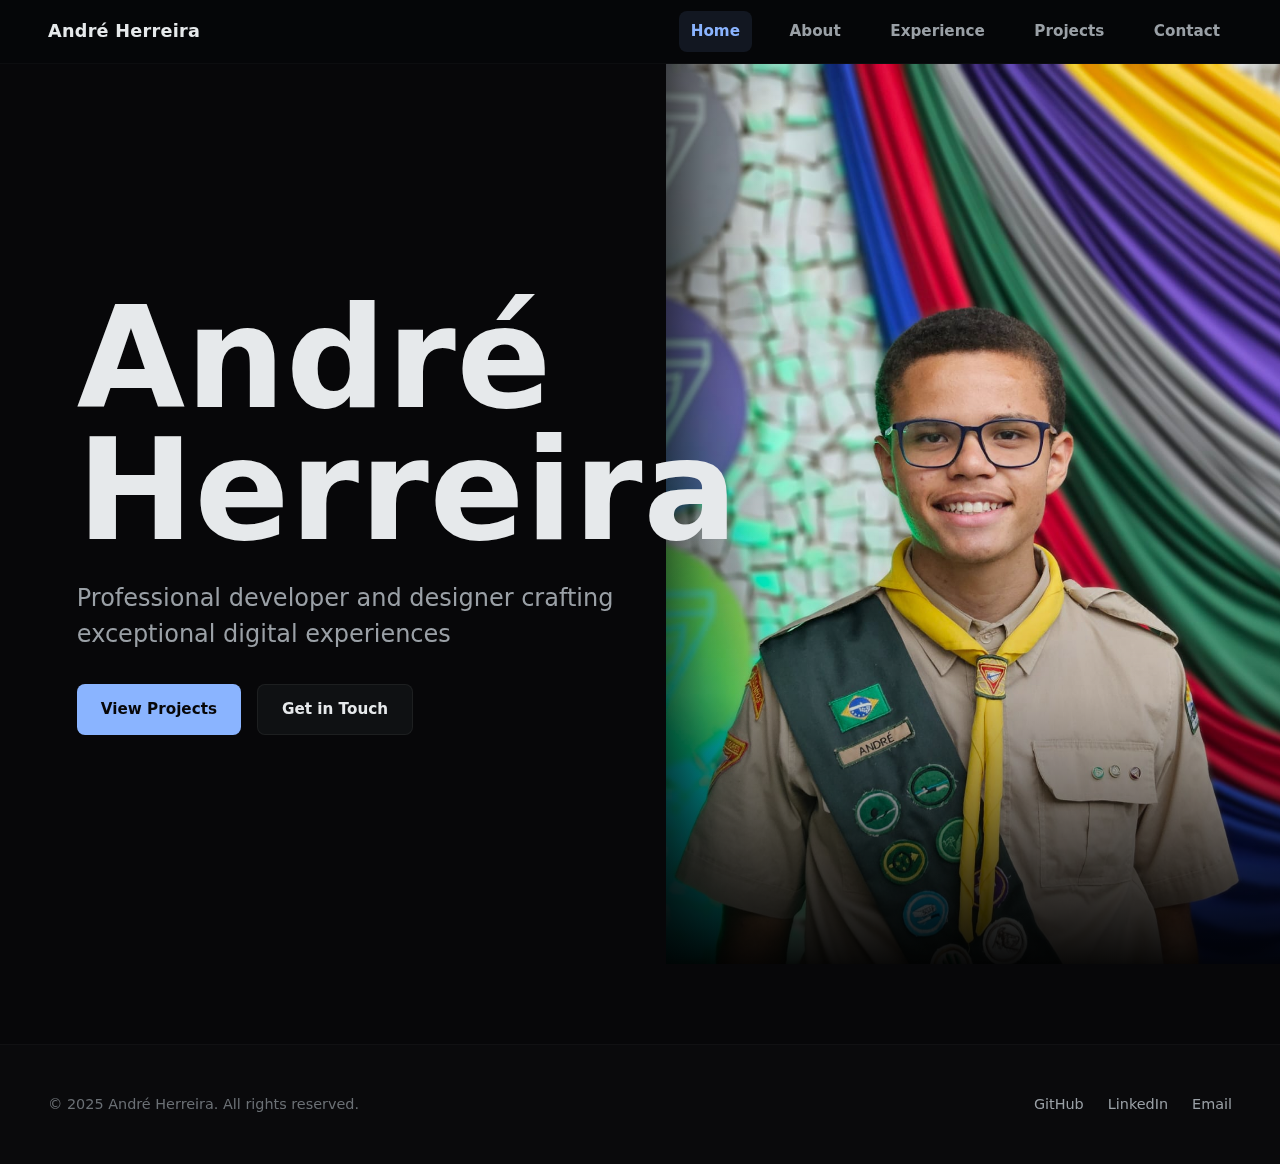
<file: docs/index.html>
<!doctype html>
<html lang="en">
<head>
  <meta charset="utf-8" />
  <meta name="viewport" content="width=device-width,initial-scale=1" />
  <title>André Herreira — Portfolio</title>
  <link rel="stylesheet" href="styles.css" />
  <style>
    .hero {
      position: relative;
      min-height: 100vh;
      display: flex;
      align-items: center;
      justify-content: flex-start;
      overflow: hidden;
      background: linear-gradient(180deg, rgba(0,0,0,0.02), rgba(0,0,0,0.04));
    }

    .hero-photo {
      position: absolute;
      top: 0;
      right: 0;
      height: 100%;
      width: 48%;
      z-index: 0;
      background-position: center;
      background-size: cover;
      background-repeat: no-repeat;
      background-color: #0a0a0b;
    }

    .hero-photo::before {
      content: "";
      position: absolute;
      top: 0;
      left: -80px;
      width: 200px;
      height: 100%;
      z-index: 1;
      pointer-events: none;
      background: linear-gradient(
        to right,
        var(--bg) 0%,
        rgba(7,7,9,0.9) 20%,
        rgba(7,7,9,0.6) 40%,
        rgba(7,7,9,0.3) 60%,
        rgba(7,7,9,0.1) 80%,
        transparent 100%
      );
    }

    .hero-photo::after {
      content: "";
      position: absolute;
      left: 0;
      right: 0;
      bottom: 0;
      height: 50%;
      z-index: 1;
      pointer-events: none;
      background: linear-gradient(
        to bottom,
        transparent 0%,
        rgba(0,0,0,0.15) 40%,
        rgba(0,0,0,0.4) 60%,
        rgba(0,0,0,0.7) 80%,
        rgba(0,0,0,0.95) 100%
      );
    }

    .overlay {
      position: absolute;
      inset: 0;
      z-index: 2;
      background: rgba(0,0,0,0);
      transition: background 180ms linear;
      pointer-events: none;
    }

    .hero-inner {
      position: relative;
      z-index: 3;
      display: flex;
      align-items: center;
      height: 100%;
      width: 52%;
      padding-left: 6%;
      padding-right: 3%;
      transform-origin: left center;
      transition: transform 160ms linear, opacity 160ms linear;
    }

    .title-card { max-width: 820px; }

    .title-card h1 {
      font-size: clamp(56px, 11vw, 140px);
      line-height: 0.94;
      font-weight: 900;
      margin: 0;
      letter-spacing: 0.6px;
    }
    
    .title-card h1 span { display: block; }

    .title-card .subtitle {
      margin-top: 24px;
      font-size: clamp(18px, 2.2vw, 24px);
      color: var(--text-muted);
      max-width: 60ch;
      line-height: 1.5;
    }

    .hero-cta {
      display: flex;
      gap: 16px;
      margin-top: 32px;
      flex-wrap: wrap;
    }

    @media (max-width: 980px) {
      .hero {
        flex-direction: column-reverse;
      }
      
      .hero-photo {
        position: relative;
        width: 100%;
        height: 50vh;
      }
      
      .hero-inner {
        width: 100%;
        padding: 48px 24px;
      }
      
      .hero-photo::before {
        left: 0;
        width: 120px;
      }
    }
  </style>
</head>
<body>
  <header id="header">
    <div class="logo">André Herreira</div>
    <nav>
      <a href="index.html" class="active">Home</a>
      <a href="about.html">About</a>
      <a href="experience.html">Experience</a>
      <a href="projects.html">Projects</a>
      <a href="contact.html">Contact</a>
    </nav>
  </header>

  <main>
    <section class="hero" id="hero">
      <div class="hero-photo" style="background-image: url('../IMG\'s/foto_pgprincipal.jpeg');"></div>
      <div class="overlay" id="overlay"></div>

      <div class="hero-inner" id="heroInner">
        <div class="title-card">
          <h1><span>André</span><span>Herreira</span></h1>
          <p class="subtitle">Professional developer and designer crafting exceptional digital experiences</p>
          <div class="hero-cta">
            <a href="projects.html" class="btn btn-primary">View Projects</a>
            <a href="contact.html" class="btn btn-secondary">Get in Touch</a>
          </div>
        </div>
      </div>
    </section>
  </main>

  <footer>
    <div class="footer-content">
      <p class="footer-text">© 2025 André Herreira. All rights reserved.</p>
      <div class="footer-links">
        <a href="https://github.com" target="_blank">GitHub</a>
        <a href="https://linkedin.com" target="_blank">LinkedIn</a>
        <a href="mailto:andre@example.com">Email</a>
      </div>
    </div>
  </footer>

  <script>
    (function () {
      const header = document.getElementById('header');
      const overlay = document.getElementById('overlay');
      const heroInner = document.getElementById('heroInner');
      const end = 360;
      const maxOverlay = 0.65;

      function clamp(v, a, b) {
        return Math.max(a, Math.min(b, v));
      }

      function update() {
        const scroll = window.scrollY;
        const p = clamp(scroll / end, 0, 1);

        if (scroll > 20) {
          header.classList.add('scrolled');
        } else {
          header.classList.remove('scrolled');
        }

        const alpha = maxOverlay * p;
        overlay.style.background = `rgba(0,0,0,${alpha})`;

        const minScale = 0.72;
        const scale = 1 - (1 - minScale) * p;
        const tx = -10 * p;
        heroInner.style.transform = `translateX(${tx}px) scale(${scale})`;
        heroInner.style.opacity = `${1 - 0.02 * p}`;
      }

      let ticking = false;
      function onScroll() {
        if (!ticking) {
          window.requestAnimationFrame(() => {
            update();
            ticking = false;
          });
          ticking = true;
        }
      }

      update();
      const mq = window.matchMedia('(prefers-reduced-motion: reduce)');
      if (!mq.matches) {
        window.addEventListener('scroll', onScroll, { passive: true });
      }

      window.addEventListener('load', update);
      window.addEventListener('resize', update);
    })();
  </script>
</body>
</html>
</file>
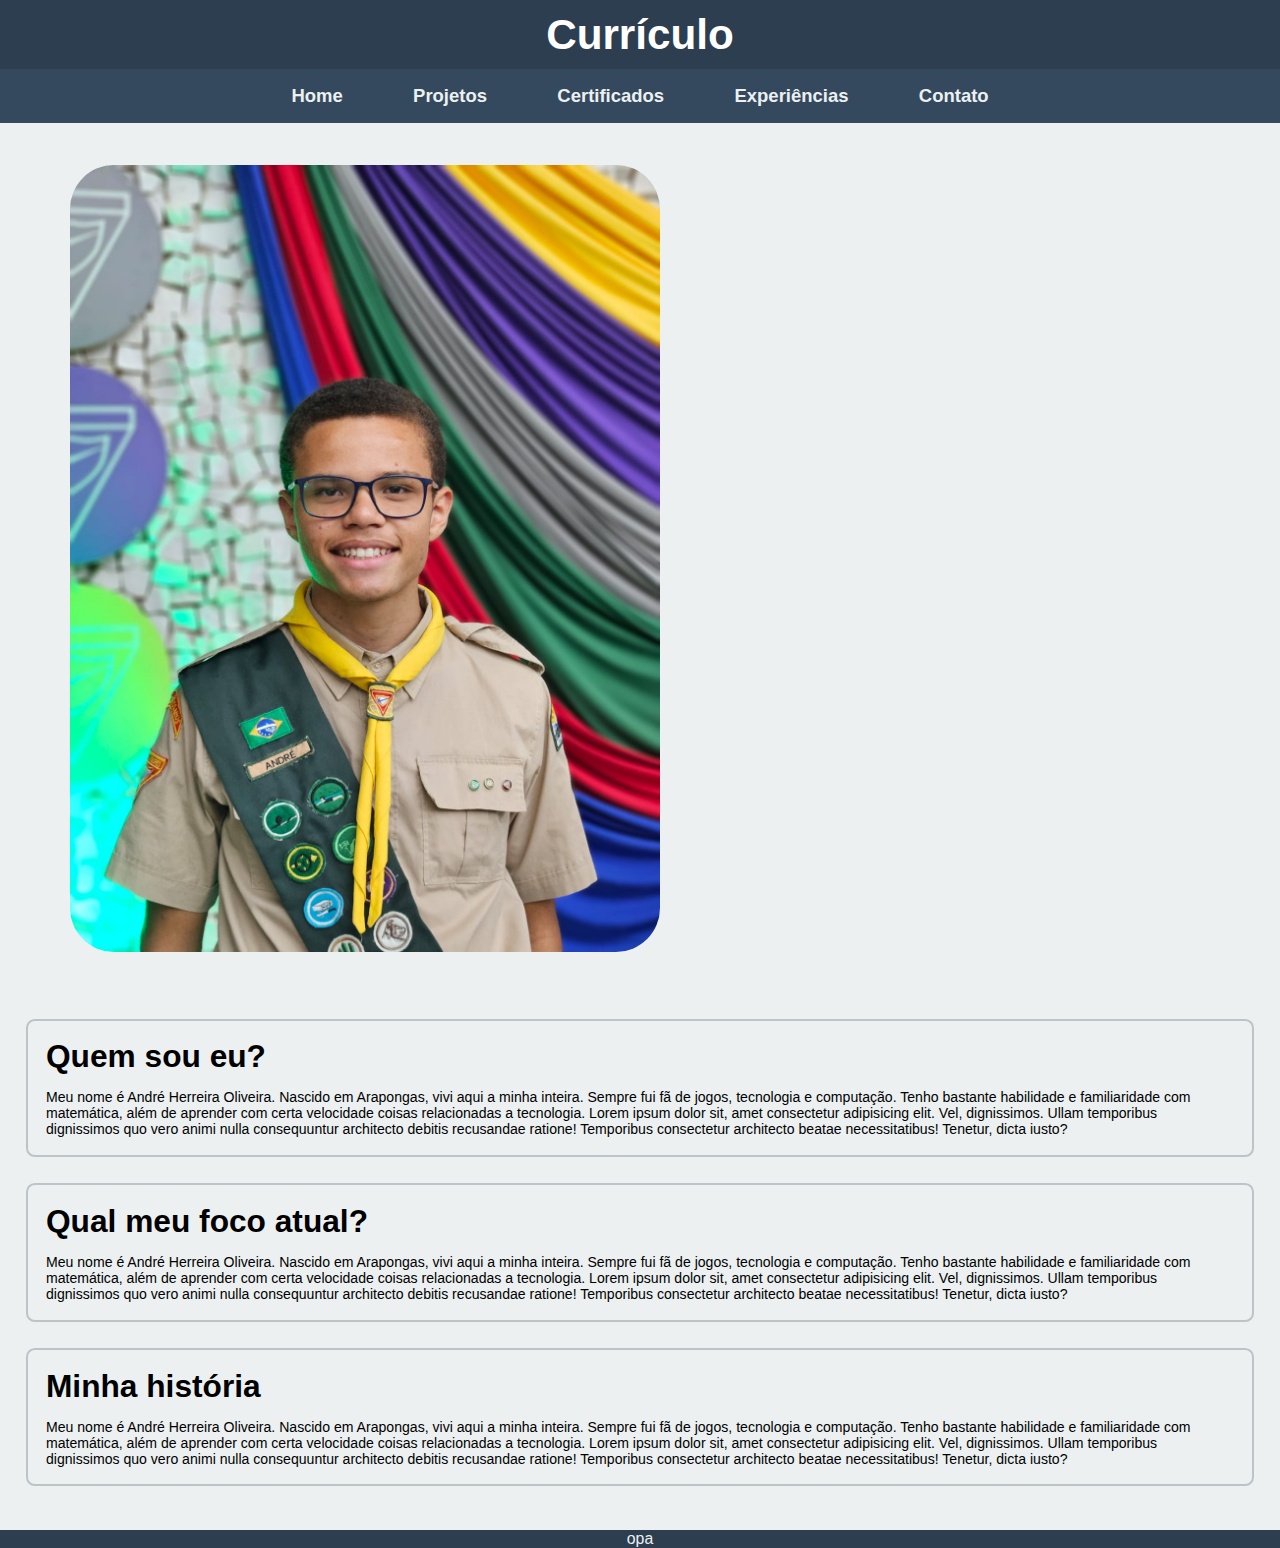
<file: curriculo.html>
<!DOCTYPE html>
<html lang="pt-br">
<head>
    <link rel="stylesheet" href="../CSS's/curriculo.css">
    <meta charset="UTF-8">
    <meta name="viewport" content="width=device-width, initial-scale=1.0">
    <title>Currículo Oficial - André Herreira Oliveira</title>
</head>
<body>
    <div class="cabecalho">
        <header>
            <h1>Currículo</h1>
        </header>
        <nav>
            <section class="navegacao">
                <h2>
                    <a href="" target="_blank" rel="noopener noreferrer">Home</a>
                </h2>
            </section>
            <section class="navegacao">
                <h2>
                    <a href="" target="_blank" rel="noopener noreferrer">Projetos</a>
                </h2>
            </section>
            <section class="navegacao">
                <h2>
                    <a href="" target="_blank" rel="noopener noreferrer">Certificados</a>
                </h2>
            </section>
            <section class="navegacao">
                <h2>
                    <a href="" target="_blank" rel="noopener noreferrer">Experiências</a>
                </h2>
            </section>
            <section class="navegacao">
                <h2>
                    <a href="" target="_blank" rel="noopener noreferrer">Contato</a>
                </h2>
            </section>
        </nav>
    </div>
    <main>
        <div class="imagem-principal">
            <img class="imagem-principal" src="../foto_pgprincipal.jpeg" alt="">
        </div>
        <div class="conteudo">
            <section class="seçao-pagina">
                <h3>
                    Quem sou eu?
                </h3>
                <p>
                    Meu nome é André Herreira Oliveira. Nascido em Arapongas, vivi aqui a minha inteira. Sempre fui fã de jogos, tecnologia e computação.
                    Tenho bastante habilidade e familiaridade com matemática, além de aprender com certa velocidade coisas relacionadas a tecnologia.
                    Lorem ipsum dolor sit, amet consectetur adipisicing elit. Vel, dignissimos. Ullam temporibus dignissimos quo vero animi nulla consequuntur
                    architecto debitis recusandae ratione! Temporibus consectetur architecto beatae necessitatibus! Tenetur, dicta iusto?
                </p>
            </section>
            <section class="seçao-pagina">
                <h3>
                    Qual meu foco atual?
                </h3>
                <p>
                    Meu nome é André Herreira Oliveira. Nascido em Arapongas, vivi aqui a minha inteira. Sempre fui fã de jogos, tecnologia e computação.
                    Tenho bastante habilidade e familiaridade com matemática, além de aprender com certa velocidade coisas relacionadas a tecnologia.
                    Lorem ipsum dolor sit, amet consectetur adipisicing elit. Vel, dignissimos. Ullam temporibus dignissimos quo vero animi nulla consequuntur
                    architecto debitis recusandae ratione! Temporibus consectetur architecto beatae necessitatibus! Tenetur, dicta iusto?
                </p>
            </section>
            <section class="seçao-pagina">
                <h3>
                    Minha história
                </h3>
                <p>
                    Meu nome é André Herreira Oliveira. Nascido em Arapongas, vivi aqui a minha inteira. Sempre fui fã de jogos, tecnologia e computação.
                    Tenho bastante habilidade e familiaridade com matemática, além de aprender com certa velocidade coisas relacionadas a tecnologia.
                    Lorem ipsum dolor sit, amet consectetur adipisicing elit. Vel, dignissimos. Ullam temporibus dignissimos quo vero animi nulla consequuntur
                    architecto debitis recusandae ratione! Temporibus consectetur architecto beatae necessitatibus! Tenetur, dicta iusto?
                </p>
            </section>
        </div>
    </main>
    <footer>
opa
    </footer>

</body>
</html>
</file>
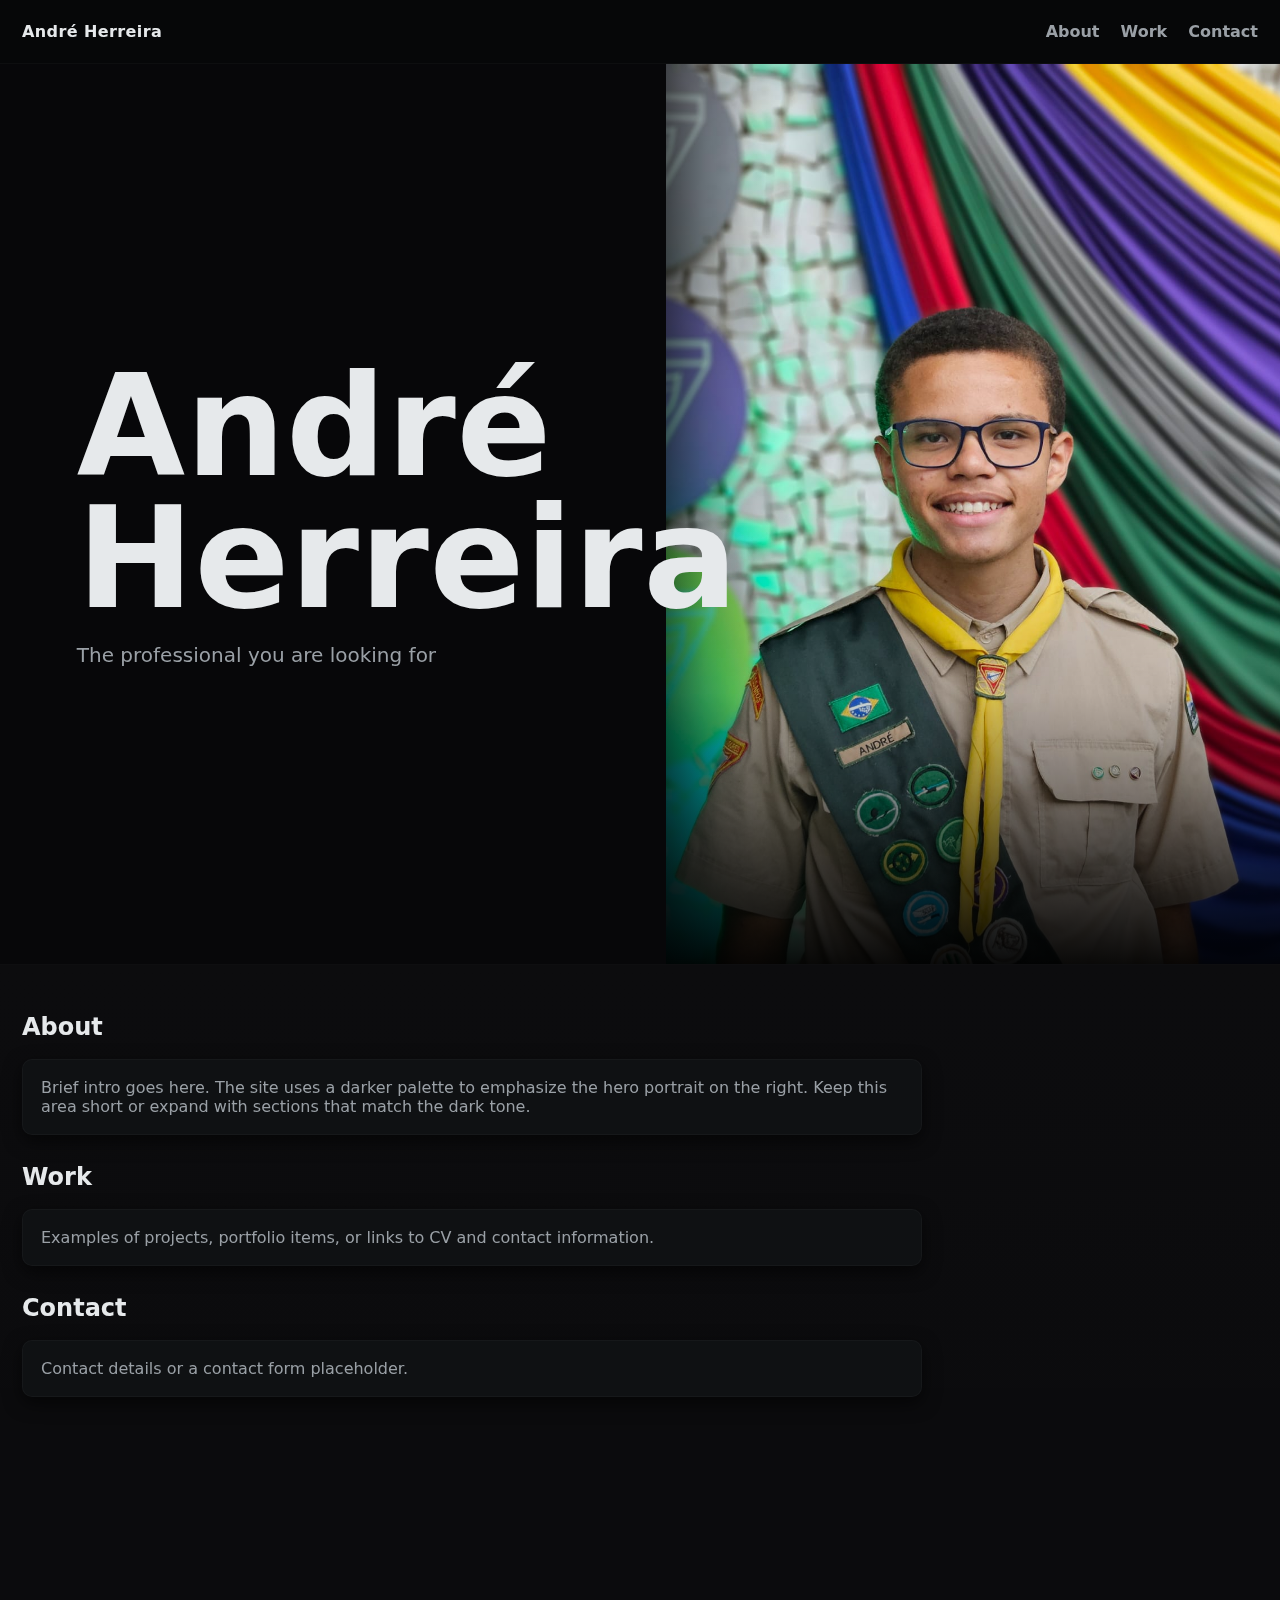
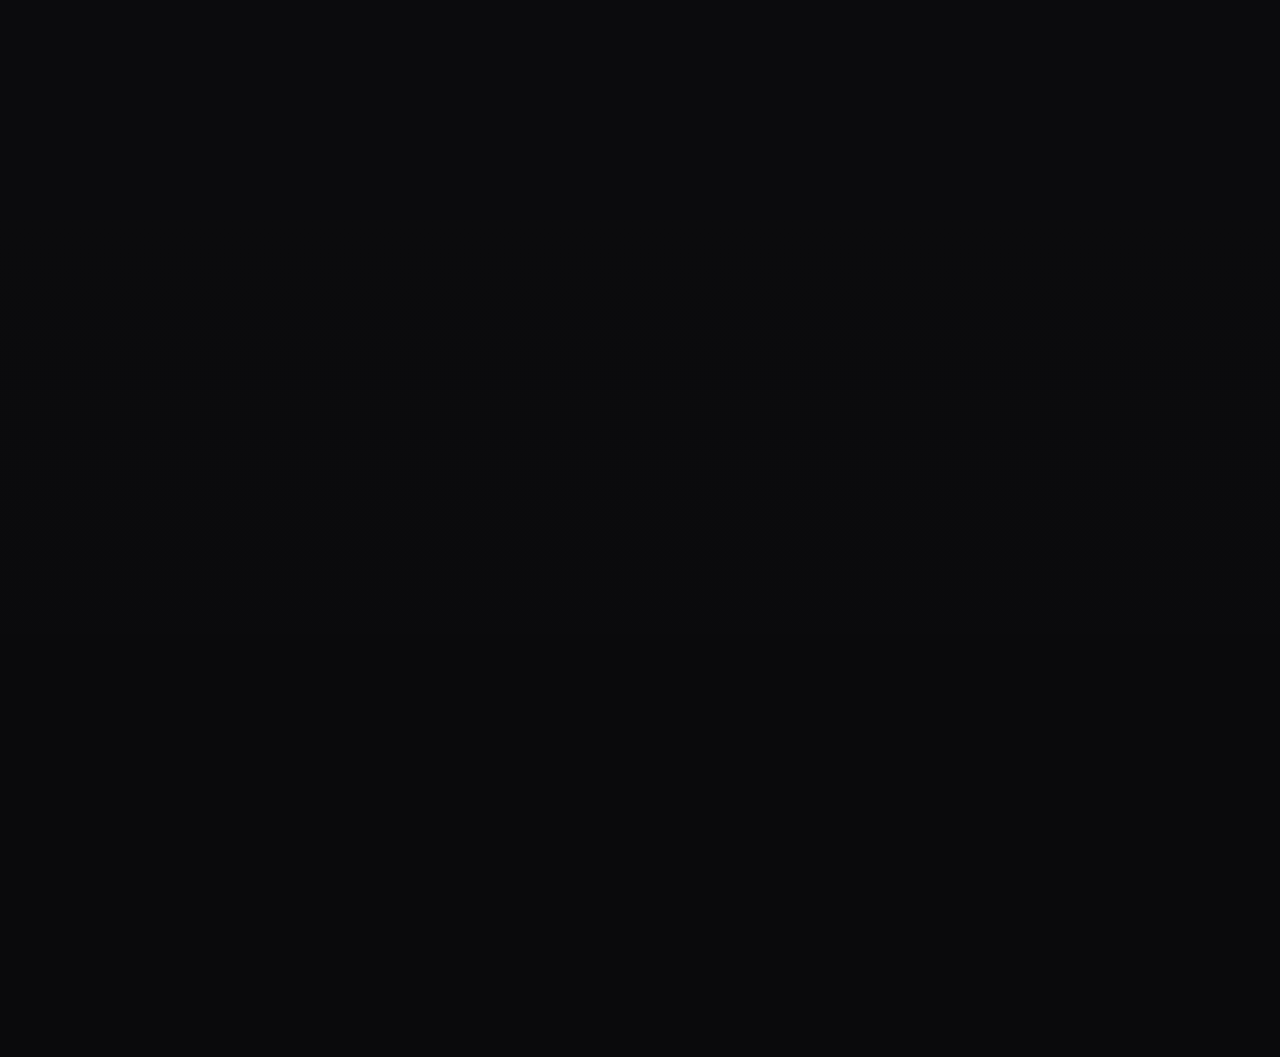
<file: teste.html>
<!doctype html>
<html lang="en">
<head>
  <meta charset="utf-8" />
  <meta name="viewport" content="width=device-width,initial-scale=1" />
  <title>André Herreira — Hero</title>
  <style>
    :root {
      --bg: #070709;
      --panel: #0f1113;
      --muted: #9aa0a6;
      --text: #e6e9eb;
      --accent: #8ab4ff;
      --overlay-max: 0.65;
    }

    * { box-sizing: border-box; margin: 0; padding: 0; }
    html,body {
      height: 100%;
      font-family: Inter, system-ui, -apple-system, "Segoe UI", Roboto, "Helvetica Neue", Arial;
      background: var(--bg);
      color: var(--text);
      -webkit-font-smoothing: antialiased;
      -moz-osx-font-smoothing: grayscale;
    }

    header {
      position: fixed;
      top: 0; left: 0; right: 0;
      height: 64px;
      display:flex; align-items:center; justify-content:space-between;
      padding: 0 22px;
      background: rgba(6,7,8,0.65);
      backdrop-filter: saturate(140%) blur(6px);
      z-index: 60;
      border-bottom: 1px solid rgba(255,255,255,0.03);
    }
    .logo { font-weight: 800; letter-spacing: 0.4px; }
    nav a { margin-left: 16px; text-decoration: none; color: var(--muted); font-weight: 600; }
    nav a:hover{ color: var(--text); }

    main { margin-top: 64px; }

    .hero {
      position: relative;
      min-height: 100vh;
      display: flex;
      align-items: center;
      justify-content: flex-start;
      overflow: hidden;
      background: linear-gradient(180deg, rgba(0,0,0,0.02), rgba(0,0,0,0.04));
    }

    .hero-photo {
      position: absolute;
      top: 0;
      right: 0;
      height: 100%;
      width: 48%;
      z-index: 0;
      background-position: center;
      background-size: cover;
      background-repeat: no-repeat;
      background-color: #0a0a0b;
    }

    .hero-photo::before {
      content: "";
      position: absolute;
      top: 0;
      left: -80px;
      width: 200px;
      height: 100%;
      z-index: 1;
      pointer-events: none;
      background: linear-gradient(
        to right,
        var(--bg) 0%,
        rgba(7,7,9,0.9) 20%,
        rgba(7,7,9,0.6) 40%,
        rgba(7,7,9,0.3) 60%,
        rgba(7,7,9,0.1) 80%,
        transparent 100%
      );
    }

    .hero-photo::after {
      content: "";
      position: absolute;
      left: 0;
      right: 0;
      bottom: 0;
      height: 50%;
      z-index: 1;
      pointer-events: none;
      background: linear-gradient(
        to bottom,
        transparent 0%,
        rgba(0,0,0,0.15) 40%,
        rgba(0,0,0,0.4) 60%,
        rgba(0,0,0,0.7) 80%,
        rgba(0,0,0,0.95) 100%
      );
    }

    .overlay {
      position: absolute;
      inset: 0;
      z-index: 2;
      background: rgba(0,0,0,0);
      transition: background 180ms linear;
      pointer-events: none;
    }

    .hero-inner {
      position: relative;
      z-index: 3;
      display: flex;
      align-items: center;
      height: 100%;
      width: 52%;
      padding-left: 6%;
      padding-right: 3%;
      transform-origin: left center;
      transition: transform 160ms linear, opacity 160ms linear;
    }

    .title-card { max-width: 820px; color: var(--text); }

    .title-card h1 {
      font-size: clamp(56px, 11vw, 140px);
      line-height: 0.94;
      font-weight: 900;
      margin: 0;
      letter-spacing: 0.6px;
    }
    .title-card h1 span { display: block; }

    .title-card p {
      margin-top: 18px;
      font-size: clamp(15px, 2.2vw, 20px);
      color: var(--muted);
      max-width: 60ch;
    }

    .hero-inner.shrunk { transform: translateX(-10px) scale(0.72); opacity: 0.98; }

    .content {
      background: linear-gradient(180deg, rgba(255,255,255,0.02), rgba(255,255,255,0.01));
      color: var(--text);
      padding: 48px 22px 140vh;
      border-top: 1px solid rgba(255,255,255,0.02);
    }
    .card {
      background: var(--panel);
      padding: 18px;
      border-radius: 10px;
      border: 1px solid rgba(255,255,255,0.03);
      box-shadow: 0 6px 18px rgba(2,2,2,0.6);
      color: var(--muted);
      max-width: 900px;
      margin-top: 18px;
    }

    @media (max-width: 980px) {
      .hero-photo { position: relative; width: 100%; height: 56vh; }
      .hero-inner { width: 100%; padding: 28px; }
      .title-card h1 { font-size: clamp(36px, 10vw, 72px); }
      .hero-photo::before { left: 0; width: 120px; }
    }

    @media (prefers-reduced-motion: reduce) {
      .hero-inner, .overlay { transition: none; }
    }
  </style>
</head>
<body>
  <header>
    <div class="logo">André Herreira</div>
    <nav aria-label="Main navigation">
      <a href="#about">About</a>
      <a href="#work">Work</a>
      <a href="#contact">Contact</a>
    </nav>
  </header>

  <main>
    <section class="hero" id="hero">
      <div class="hero-photo" id="heroPhoto" style="background-image: url('IMG\'s/foto_pgprincipal.jpeg');"></div>

      <div class="overlay" id="overlay"></div>

      <div class="hero-inner" id="heroInner" role="banner" aria-label="Hero">
        <div class="title-card" id="titleCard">
          <h1><span>André</span><span>Herreira</span></h1>
          <p>The professional you are looking for</p>
        </div>
      </div>
    </section>

    <section class="content" id="content">
      <h2 id="about">About</h2>
      <div class="card">
        <p>Brief intro goes here. The site uses a darker palette to emphasize the hero portrait on the right. Keep this area short or expand with sections that match the dark tone.</p>
      </div>

      <h2 id="work" style="margin-top:28px;">Work</h2>
      <div class="card">
        <p>Examples of projects, portfolio items, or links to CV and contact information.</p>
      </div>

      <h2 id="contact" style="margin-top:28px;">Contact</h2>
      <div class="card">
        <p>Contact details or a contact form placeholder.</p>
      </div>
    </section>
  </main>

  <script>
    (function () {
      const overlay = document.getElementById('overlay');
      const heroInner = document.getElementById('heroInner');
      const end = 360;
      const maxOverlay = parseFloat(getComputedStyle(document.documentElement).getPropertyValue('--overlay-max')) || 0.65;

      function clamp(v, a, b) { return Math.max(a, Math.min(b, v)); }

      function update() {
        const scroll = window.scrollY;
        const p = clamp(scroll / end, 0, 1);

        const alpha = (maxOverlay * p);
        overlay.style.background = `rgba(0,0,0,${alpha})`;

        const minScale = 0.72;
        const scale = 1 - (1 - minScale) * p;
        const tx = -10 * p;
        heroInner.style.transform = `translateX(${tx}px) scale(${scale})`;
        heroInner.style.opacity = `${1 - (0.02 * p)}`;

        if (p > 0.02) heroInner.classList.add('shrunk'); else heroInner.classList.remove('shrunk');
      }

      let ticking = false;
      function onScroll() {
        if (!ticking) {
          window.requestAnimationFrame(() => { update(); ticking = false; });
          ticking = true;
        }
      }

      update();
      const mq = window.matchMedia('(prefers-reduced-motion: reduce)');
      if (!mq.matches) {
        window.addEventListener('scroll', onScroll, { passive: true });
      } else {
        overlay.style.background = `rgba(0,0,0,0)`;
        heroInner.style.transform = 'none';
      }

      window.addEventListener('load', update);
      window.addEventListener('resize', update);
    })();
  </script>
</body>
</html>
</file>
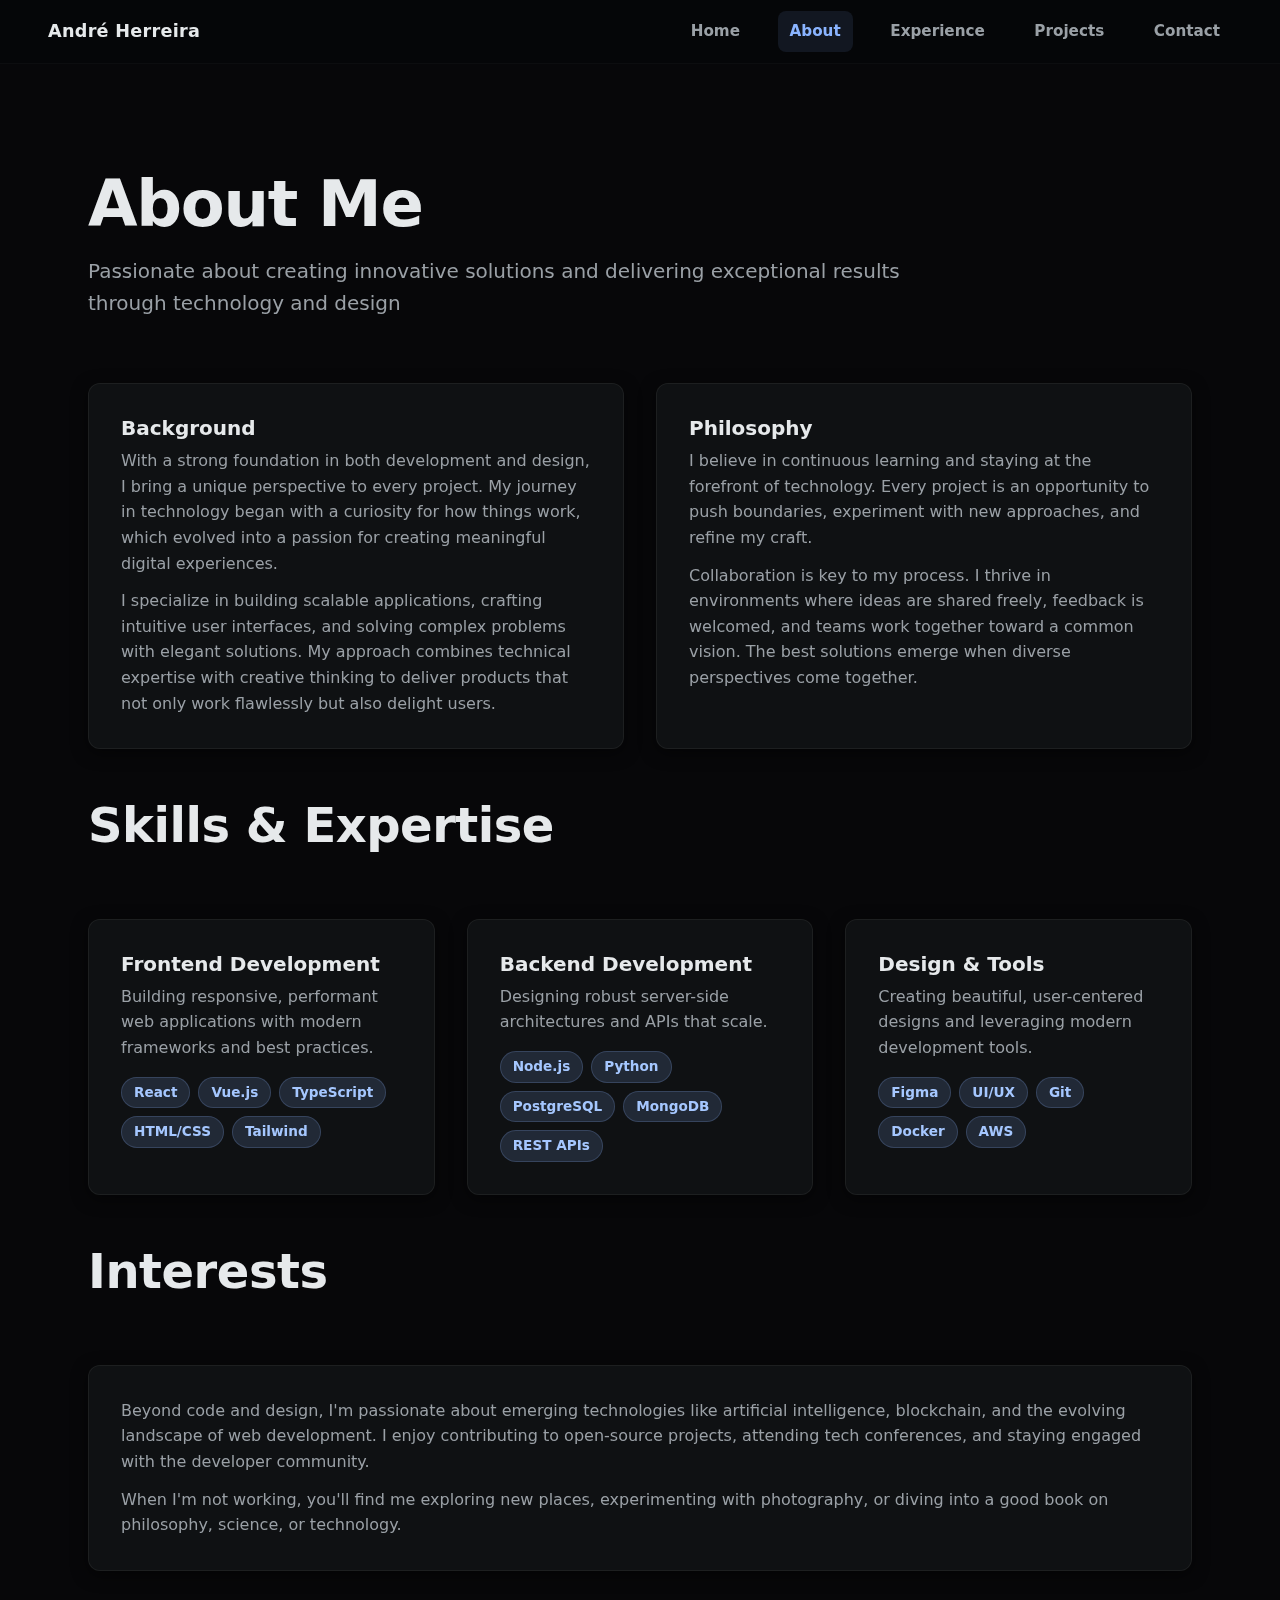
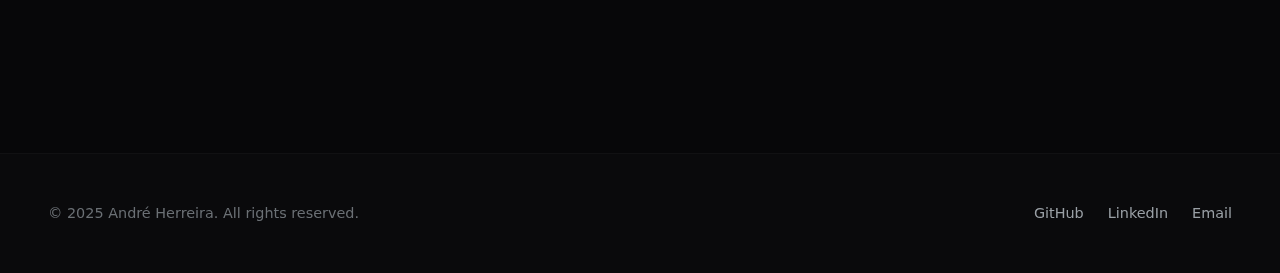
<file: docs/about.html>
<!doctype html>
<html lang="en">
<head>
  <meta charset="utf-8" />
  <meta name="viewport" content="width=device-width,initial-scale=1" />
  <title>About — André Herreira</title>
  <link rel="stylesheet" href="styles.css" />
</head>
<body>
  <header id="header">
    <div class="logo">André Herreira</div>
    <nav>
      <a href="index.html">Home</a>
      <a href="about.html" class="active">About</a>
      <a href="experience.html">Experience</a>
      <a href="projects.html">Projects</a>
      <a href="contact.html">Contact</a>
    </nav>
  </header>

  <main>
    <div class="container">
      <div class="section-header">
        <h1 class="section-title">About Me</h1>
        <p class="section-subtitle">Passionate about creating innovative solutions and delivering exceptional results through technology and design</p>
      </div>

      <div class="grid grid-2 mb-lg">
        <div class="card">
          <h3 class="card-title">Background</h3>
          <div class="card-body">
            <p>With a strong foundation in both development and design, I bring a unique perspective to every project. My journey in technology began with a curiosity for how things work, which evolved into a passion for creating meaningful digital experiences.</p>
            <p>I specialize in building scalable applications, crafting intuitive user interfaces, and solving complex problems with elegant solutions. My approach combines technical expertise with creative thinking to deliver products that not only work flawlessly but also delight users.</p>
          </div>
        </div>

        <div class="card">
          <h3 class="card-title">Philosophy</h3>
          <div class="card-body">
            <p>I believe in continuous learning and staying at the forefront of technology. Every project is an opportunity to push boundaries, experiment with new approaches, and refine my craft.</p>
            <p>Collaboration is key to my process. I thrive in environments where ideas are shared freely, feedback is welcomed, and teams work together toward a common vision. The best solutions emerge when diverse perspectives come together.</p>
          </div>
        </div>
      </div>

      <div class="section-header mt-lg">
        <h2 class="section-title">Skills & Expertise</h2>
      </div>

      <div class="grid grid-3">
        <div class="card">
          <h4 class="card-title">Frontend Development</h4>
          <div class="card-body">
            <p class="mb-sm">Building responsive, performant web applications with modern frameworks and best practices.</p>
            <div class="badge-group">
              <span class="badge">React</span>
              <span class="badge">Vue.js</span>
              <span class="badge">TypeScript</span>
              <span class="badge">HTML/CSS</span>
              <span class="badge">Tailwind</span>
            </div>
          </div>
        </div>

        <div class="card">
          <h4 class="card-title">Backend Development</h4>
          <div class="card-body">
            <p class="mb-sm">Designing robust server-side architectures and APIs that scale.</p>
            <div class="badge-group">
              <span class="badge">Node.js</span>
              <span class="badge">Python</span>
              <span class="badge">PostgreSQL</span>
              <span class="badge">MongoDB</span>
              <span class="badge">REST APIs</span>
            </div>
          </div>
        </div>

        <div class="card">
          <h4 class="card-title">Design & Tools</h4>
          <div class="card-body">
            <p class="mb-sm">Creating beautiful, user-centered designs and leveraging modern development tools.</p>
            <div class="badge-group">
              <span class="badge">Figma</span>
              <span class="badge">UI/UX</span>
              <span class="badge">Git</span>
              <span class="badge">Docker</span>
              <span class="badge">AWS</span>
            </div>
          </div>
        </div>
      </div>

      <div class="section-header mt-lg">
        <h2 class="section-title">Interests</h2>
      </div>

      <div class="card">
        <div class="card-body">
          <p>Beyond code and design, I'm passionate about emerging technologies like artificial intelligence, blockchain, and the evolving landscape of web development. I enjoy contributing to open-source projects, attending tech conferences, and staying engaged with the developer community.</p>
          <p>When I'm not working, you'll find me exploring new places, experimenting with photography, or diving into a good book on philosophy, science, or technology.</p>
        </div>
      </div>
    </div>
  </main>

  <footer>
    <div class="footer-content">
      <p class="footer-text">© 2025 André Herreira. All rights reserved.</p>
      <div class="footer-links">
        <a href="https://github.com" target="_blank">GitHub</a>
        <a href="https://linkedin.com" target="_blank">LinkedIn</a>
        <a href="mailto:andre@example.com">Email</a>
      </div>
    </div>
  </footer>

  <script>
    const header = document.getElementById('header');
    window.addEventListener('scroll', () => {
      if (window.scrollY > 20) {
        header.classList.add('scrolled');
      } else {
        header.classList.remove('scrolled');
      }
    }, { passive: true });
  </script>
</body>
</html>
</file>
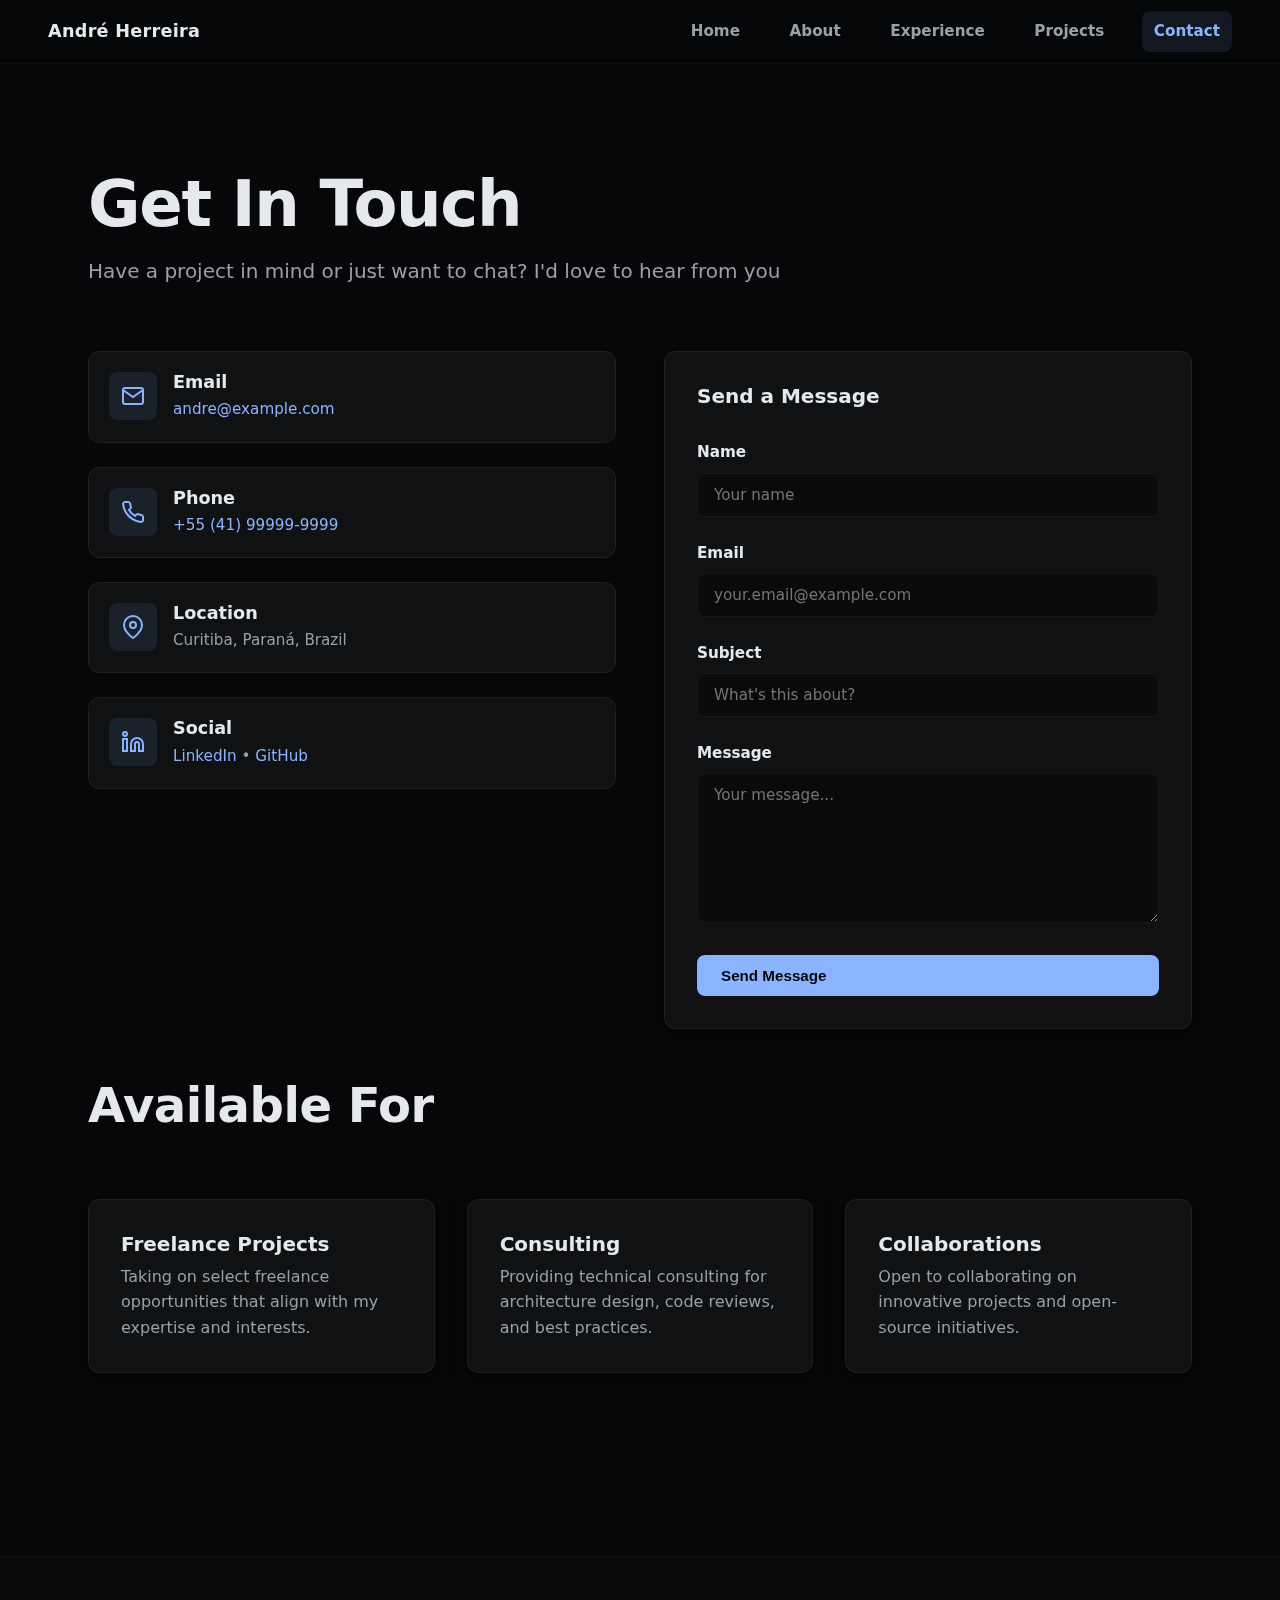
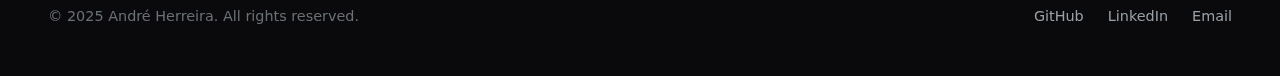
<file: docs/contact.html>
<!doctype html>
<html lang="en">
<head>
  <meta charset="utf-8" />
  <meta name="viewport" content="width=device-width,initial-scale=1" />
  <title>Contact — André Herreira</title>
  <link rel="stylesheet" href="styles.css" />
  <style>
    .contact-grid {
      display: grid;
      grid-template-columns: 1fr 1fr;
      gap: 48px;
      align-items: start;
    }

    .contact-info {
      display: flex;
      flex-direction: column;
      gap: 24px;
    }

    .contact-item {
      display: flex;
      align-items: start;
      gap: 16px;
      padding: 20px;
      background: var(--panel);
      border: 1px solid var(--border);
      border-radius: var(--radius-md);
      transition: all var(--transition-fast);
    }

    .contact-item:hover {
      border-color: var(--accent);
      transform: translateX(4px);
    }

    .contact-icon {
      width: 48px;
      height: 48px;
      display: flex;
      align-items: center;
      justify-content: center;
      background: rgba(138,180,255,0.1);
      border-radius: var(--radius-sm);
      flex-shrink: 0;
    }

    .contact-details h3 {
      font-size: 1.1rem;
      margin-bottom: 4px;
      color: var(--text);
    }

    .contact-details p {
      font-size: 0.95rem;
      color: var(--text-muted);
    }

    .contact-details a {
      color: var(--accent);
      word-break: break-all;
    }

    .form-group {
      margin-bottom: 24px;
    }

    label {
      display: block;
      margin-bottom: 8px;
      font-weight: 600;
      color: var(--text);
      font-size: 0.95rem;
    }

    input, textarea {
      width: 100%;
      padding: 12px 16px;
      background: var(--bg-elevated);
      border: 1px solid var(--border);
      border-radius: var(--radius-sm);
      color: var(--text);
      font-size: 0.95rem;
      font-family: inherit;
      transition: all var(--transition-fast);
    }

    input:focus, textarea:focus {
      outline: none;
      border-color: var(--accent);
      box-shadow: 0 0 0 3px rgba(138,180,255,0.1);
    }

    textarea {
      resize: vertical;
      min-height: 150px;
    }

    .form-submit {
      width: 100%;
    }

    @media (max-width: 968px) {
      .contact-grid {
        grid-template-columns: 1fr;
        gap: 32px;
      }
    }
  </style>
</head>
<body>
  <header id="header">
    <div class="logo">André Herreira</div>
    <nav>
      <a href="index.html">Home</a>
      <a href="about.html">About</a>
      <a href="experience.html">Experience</a>
      <a href="projects.html">Projects</a>
      <a href="contact.html" class="active">Contact</a>
    </nav>
  </header>

  <main>
    <div class="container">
      <div class="section-header">
        <h1 class="section-title">Get In Touch</h1>
        <p class="section-subtitle">Have a project in mind or just want to chat? I'd love to hear from you</p>
      </div>

      <div class="contact-grid">
        <div class="contact-info">
          <div class="contact-item">
            <div class="contact-icon">
              <svg width="24" height="24" viewBox="0 0 24 24" fill="none" stroke="currentColor" stroke-width="2" style="color: var(--accent);">
                <path d="M4 4h16c1.1 0 2 .9 2 2v12c0 1.1-.9 2-2 2H4c-1.1 0-2-.9-2-2V6c0-1.1.9-2 2-2z"/>
                <polyline points="22,6 12,13 2,6"/>
              </svg>
            </div>
            <div class="contact-details">
              <h3>Email</h3>
              <p><a href="mailto:andre@example.com">andre@example.com</a></p>
            </div>
          </div>

          <div class="contact-item">
            <div class="contact-icon">
              <svg width="24" height="24" viewBox="0 0 24 24" fill="none" stroke="currentColor" stroke-width="2" style="color: var(--accent);">
                <path d="M22 16.92v3a2 2 0 0 1-2.18 2 19.79 19.79 0 0 1-8.63-3.07 19.5 19.5 0 0 1-6-6 19.79 19.79 0 0 1-3.07-8.67A2 2 0 0 1 4.11 2h3a2 2 0 0 1 2 1.72 12.84 12.84 0 0 0 .7 2.81 2 2 0 0 1-.45 2.11L8.09 9.91a16 16 0 0 0 6 6l1.27-1.27a2 2 0 0 1 2.11-.45 12.84 12.84 0 0 0 2.81.7A2 2 0 0 1 22 16.92z"/>
              </svg>
            </div>
            <div class="contact-details">
              <h3>Phone</h3>
              <p><a href="tel:+5541999999999">+55 (41) 99999-9999</a></p>
            </div>
          </div>

          <div class="contact-item">
            <div class="contact-icon">
              <svg width="24" height="24" viewBox="0 0 24 24" fill="none" stroke="currentColor" stroke-width="2" style="color: var(--accent);">
                <path d="M21 10c0 7-9 13-9 13s-9-6-9-13a9 9 0 0 1 18 0z"/>
                <circle cx="12" cy="10" r="3"/>
              </svg>
            </div>
            <div class="contact-details">
              <h3>Location</h3>
              <p>Curitiba, Paraná, Brazil</p>
            </div>
          </div>

          <div class="contact-item">
            <div class="contact-icon">
              <svg width="24" height="24" viewBox="0 0 24 24" fill="none" stroke="currentColor" stroke-width="2" style="color: var(--accent);">
                <path d="M16 8a6 6 0 0 1 6 6v7h-4v-7a2 2 0 0 0-2-2 2 2 0 0 0-2 2v7h-4v-7a6 6 0 0 1 6-6z"/>
                <rect x="2" y="9" width="4" height="12"/>
                <circle cx="4" cy="4" r="2"/>
              </svg>
            </div>
            <div class="contact-details">
              <h3>Social</h3>
              <p>
                <a href="https://linkedin.com" target="_blank">LinkedIn</a> • 
                <a href="https://github.com" target="_blank">GitHub</a>
              </p>
            </div>
          </div>
        </div>

        <div class="card">
          <h3 class="card-title mb-md">Send a Message</h3>
          <form id="contactForm">
            <div class="form-group">
              <label for="name">Name</label>
              <input type="text" id="name" name="name" required placeholder="Your name">
            </div>

            <div class="form-group">
              <label for="email">Email</label>
              <input type="email" id="email" name="email" required placeholder="your.email@example.com">
            </div>

            <div class="form-group">
              <label for="subject">Subject</label>
              <input type="text" id="subject" name="subject" required placeholder="What's this about?">
            </div>

            <div class="form-group">
              <label for="message">Message</label>
              <textarea id="message" name="message" required placeholder="Your message..."></textarea>
            </div>

            <button type="submit" class="btn btn-primary form-submit">Send Message</button>
          </form>
        </div>
      </div>

      <div class="section-header mt-lg">
        <h2 class="section-title">Available For</h2>
      </div>

      <div class="grid grid-3">
        <div class="card">
          <h4 class="card-title">Freelance Projects</h4>
          <p>Taking on select freelance opportunities that align with my expertise and interests.</p>
        </div>

        <div class="card">
          <h4 class="card-title">Consulting</h4>
          <p>Providing technical consulting for architecture design, code reviews, and best practices.</p>
        </div>

        <div class="card">
          <h4 class="card-title">Collaborations</h4>
          <p>Open to collaborating on innovative projects and open-source initiatives.</p>
        </div>
      </div>
    </div>
  </main>

  <footer>
    <div class="footer-content">
      <p class="footer-text">© 2025 André Herreira. All rights reserved.</p>
      <div class="footer-links">
        <a href="https://github.com" target="_blank">GitHub</a>
        <a href="https://linkedin.com" target="_blank">LinkedIn</a>
        <a href="mailto:andre@example.com">Email</a>
      </div>
    </div>
  </footer>

  <script>
    const header = document.getElementById('header');
    window.addEventListener('scroll', () => {
      if (window.scrollY > 20) {
        header.classList.add('scrolled');
      } else {
        header.classList.remove('scrolled');
      }
    }, { passive: true });

    // Form submission handler
    document.getElementById('contactForm').addEventListener('submit', function(e) {
      e.preventDefault();
      alert('Thank you for your message! I\'ll get back to you soon.');
      this.reset();
    });
  </script>
</body>
</html>
</file>
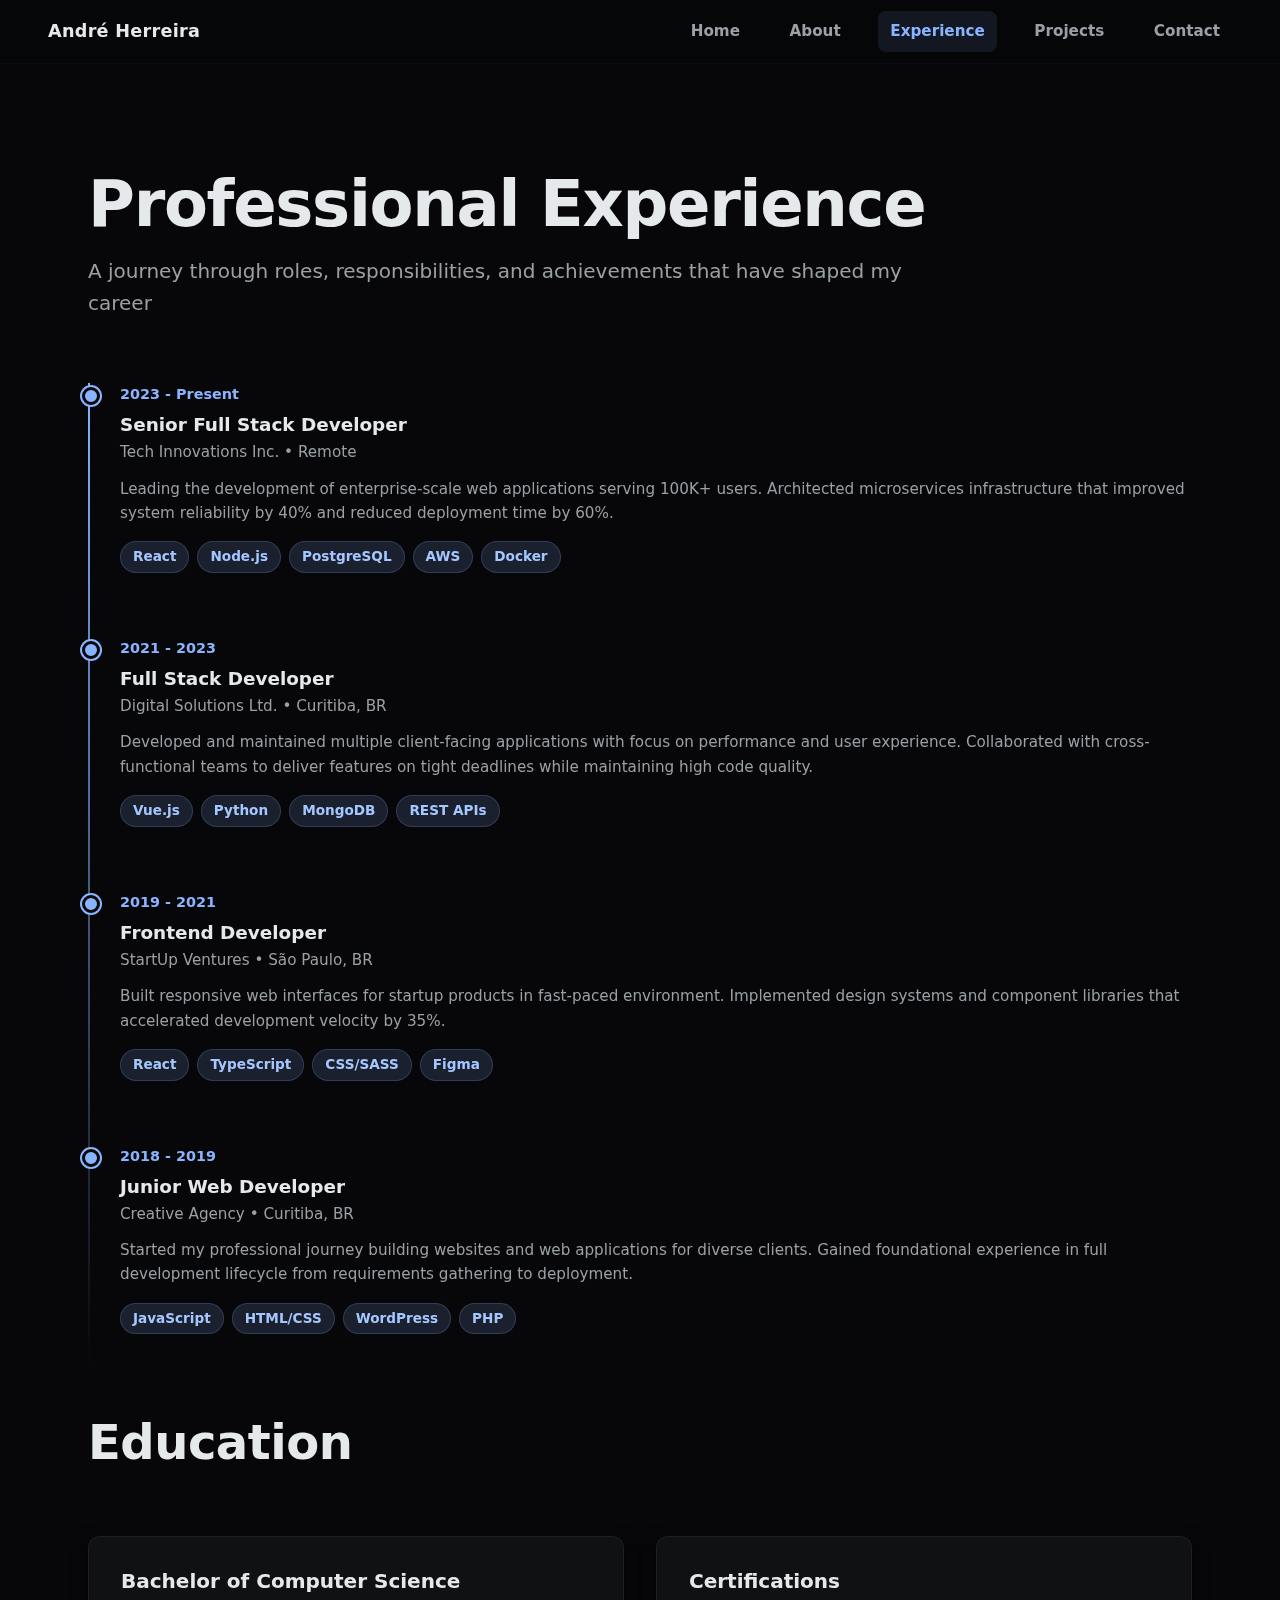
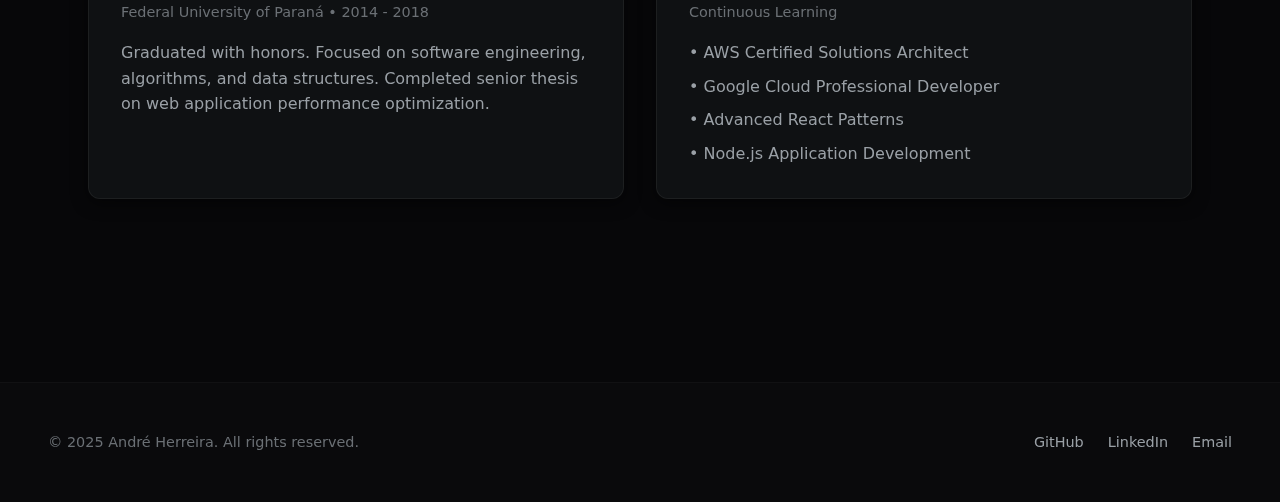
<file: docs/experience.html>
<!doctype html>
<html lang="en">
<head>
  <meta charset="utf-8" />
  <meta name="viewport" content="width=device-width,initial-scale=1" />
  <title>Experience — André Herreira</title>
  <link rel="stylesheet" href="styles.css" />
</head>
<body>
  <header id="header">
    <div class="logo">André Herreira</div>
    <nav>
      <a href="index.html">Home</a>
      <a href="about.html">About</a>
      <a href="experience.html" class="active">Experience</a>
      <a href="projects.html">Projects</a>
      <a href="contact.html">Contact</a>
    </nav>
  </header>

  <main>
    <div class="container">
      <div class="section-header">
        <h1 class="section-title">Professional Experience</h1>
        <p class="section-subtitle">A journey through roles, responsibilities, and achievements that have shaped my career</p>
      </div>

      <div class="timeline">
        <div class="timeline-item">
          <div class="timeline-date">2023 - Present</div>
          <h3 class="timeline-title">Senior Full Stack Developer</h3>
          <p class="timeline-subtitle">Tech Innovations Inc. • Remote</p>
          <div class="timeline-content">
            <p>Leading the development of enterprise-scale web applications serving 100K+ users. Architected microservices infrastructure that improved system reliability by 40% and reduced deployment time by 60%.</p>
            <div class="badge-group">
              <span class="badge">React</span>
              <span class="badge">Node.js</span>
              <span class="badge">PostgreSQL</span>
              <span class="badge">AWS</span>
              <span class="badge">Docker</span>
            </div>
          </div>
        </div>

        <div class="timeline-item">
          <div class="timeline-date">2021 - 2023</div>
          <h3 class="timeline-title">Full Stack Developer</h3>
          <p class="timeline-subtitle">Digital Solutions Ltd. • Curitiba, BR</p>
          <div class="timeline-content">
            <p>Developed and maintained multiple client-facing applications with focus on performance and user experience. Collaborated with cross-functional teams to deliver features on tight deadlines while maintaining high code quality.</p>
            <div class="badge-group">
              <span class="badge">Vue.js</span>
              <span class="badge">Python</span>
              <span class="badge">MongoDB</span>
              <span class="badge">REST APIs</span>
            </div>
          </div>
        </div>

        <div class="timeline-item">
          <div class="timeline-date">2019 - 2021</div>
          <h3 class="timeline-title">Frontend Developer</h3>
          <p class="timeline-subtitle">StartUp Ventures • São Paulo, BR</p>
          <div class="timeline-content">
            <p>Built responsive web interfaces for startup products in fast-paced environment. Implemented design systems and component libraries that accelerated development velocity by 35%.</p>
            <div class="badge-group">
              <span class="badge">React</span>
              <span class="badge">TypeScript</span>
              <span class="badge">CSS/SASS</span>
              <span class="badge">Figma</span>
            </div>
          </div>
        </div>

        <div class="timeline-item">
          <div class="timeline-date">2018 - 2019</div>
          <h3 class="timeline-title">Junior Web Developer</h3>
          <p class="timeline-subtitle">Creative Agency • Curitiba, BR</p>
          <div class="timeline-content">
            <p>Started my professional journey building websites and web applications for diverse clients. Gained foundational experience in full development lifecycle from requirements gathering to deployment.</p>
            <div class="badge-group">
              <span class="badge">JavaScript</span>
              <span class="badge">HTML/CSS</span>
              <span class="badge">WordPress</span>
              <span class="badge">PHP</span>
            </div>
          </div>
        </div>
      </div>

      <div class="section-header mt-lg">
        <h2 class="section-title">Education</h2>
      </div>

      <div class="grid grid-2">
        <div class="card">
          <div class="card-header">
            <div>
              <h3 class="card-title">Bachelor of Computer Science</h3>
              <p class="card-meta">Federal University of Paraná • 2014 - 2018</p>
            </div>
          </div>
          <div class="card-body">
            <p>Graduated with honors. Focused on software engineering, algorithms, and data structures. Completed senior thesis on web application performance optimization.</p>
          </div>
        </div>

        <div class="card">
          <div class="card-header">
            <div>
              <h3 class="card-title">Certifications</h3>
              <p class="card-meta">Continuous Learning</p>
            </div>
          </div>
          <div class="card-body">
            <ul style="list-style: none; padding: 0; color: var(--text-muted);">
              <li style="margin-bottom: 8px;">• AWS Certified Solutions Architect</li>
              <li style="margin-bottom: 8px;">• Google Cloud Professional Developer</li>
              <li style="margin-bottom: 8px;">• Advanced React Patterns</li>
              <li>• Node.js Application Development</li>
            </ul>
          </div>
        </div>
      </div>
    </div>
  </main>

  <footer>
    <div class="footer-content">
      <p class="footer-text">© 2025 André Herreira. All rights reserved.</p>
      <div class="footer-links">
        <a href="https://github.com" target="_blank">GitHub</a>
        <a href="https://linkedin.com" target="_blank">LinkedIn</a>
        <a href="mailto:andre@example.com">Email</a>
      </div>
    </div>
  </footer>

  <script>
    const header = document.getElementById('header');
    window.addEventListener('scroll', () => {
      if (window.scrollY > 20) {
        header.classList.add('scrolled');
      } else {
        header.classList.remove('scrolled');
      }
    }, { passive: true });
  </script>
</body>
</html>
</file>
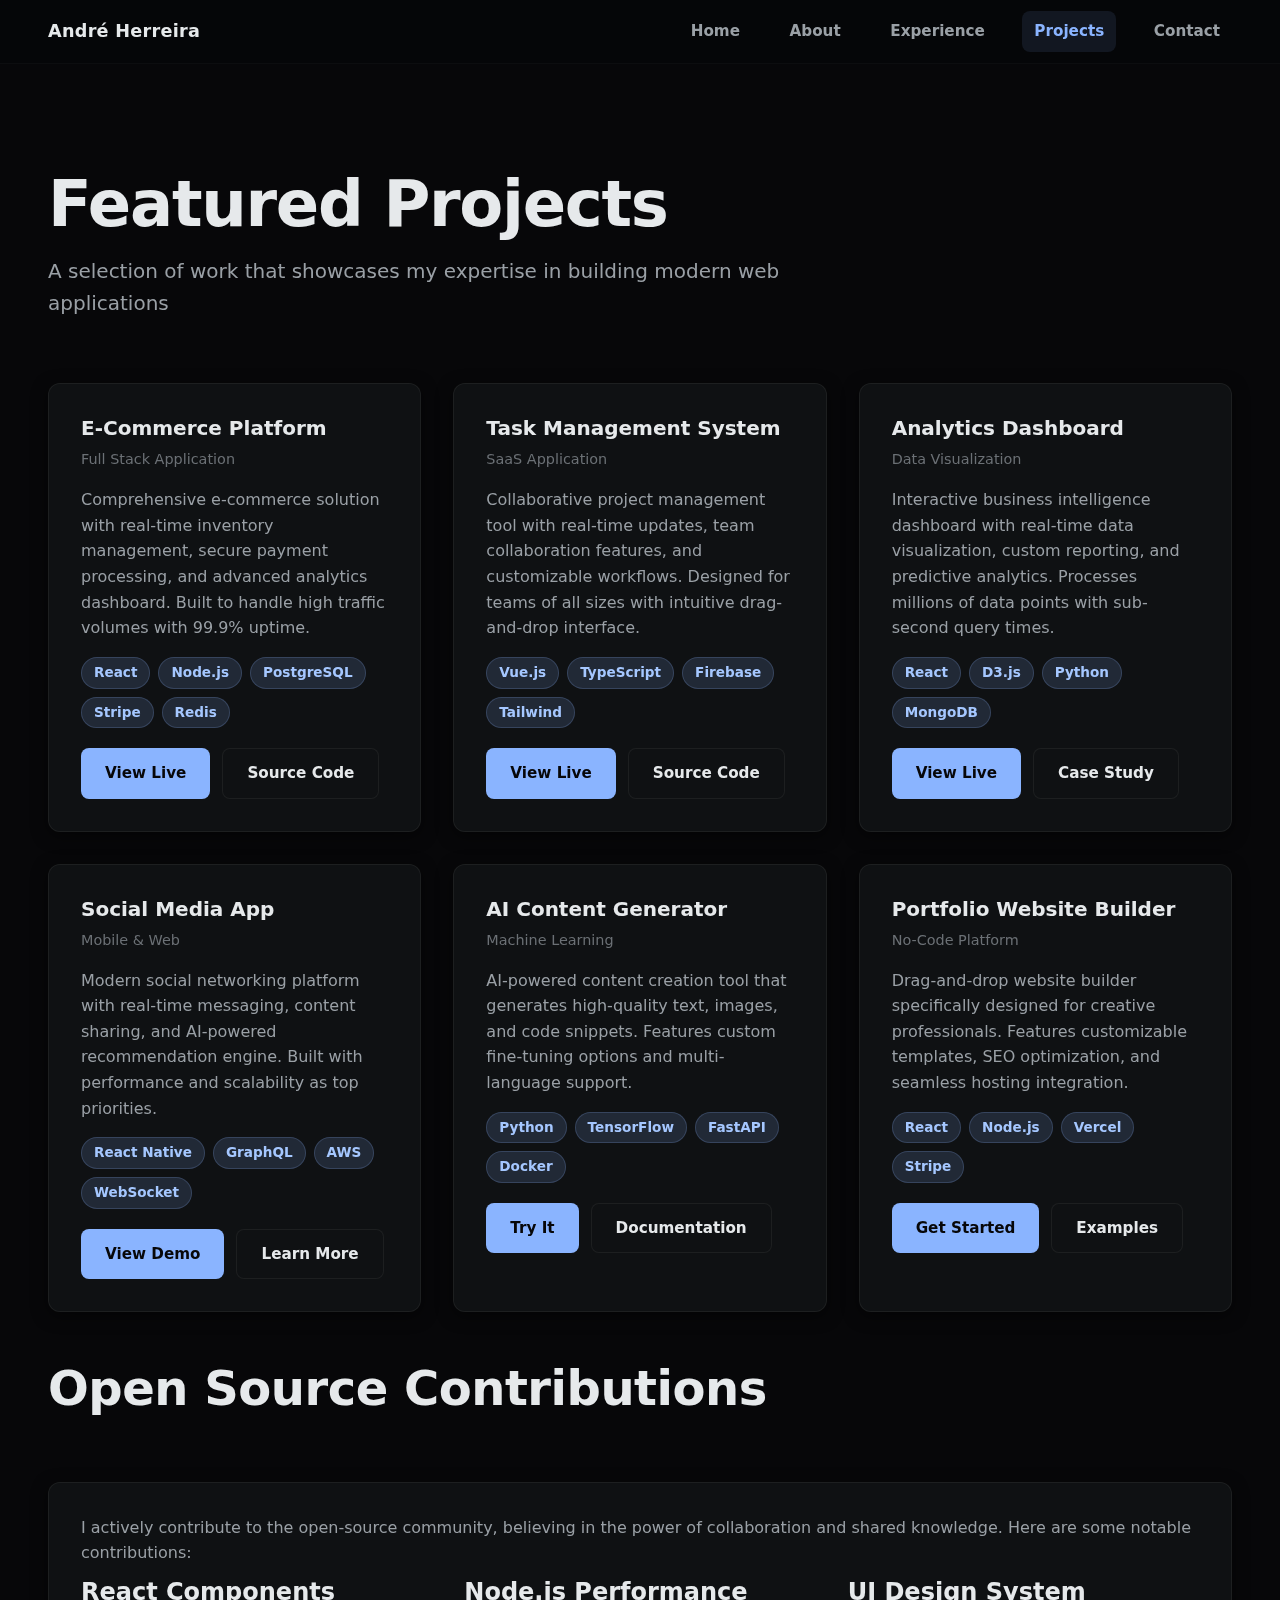
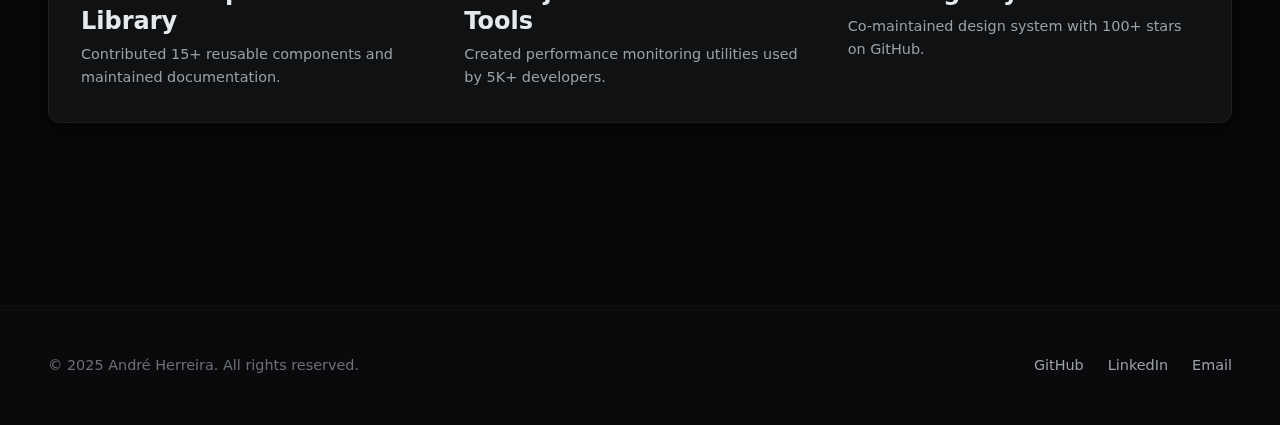
<file: docs/projects.html>
<!doctype html>
<html lang="en">
<head>
  <meta charset="utf-8" />
  <meta name="viewport" content="width=device-width,initial-scale=1" />
  <title>Projects — André Herreira</title>
  <link rel="stylesheet" href="styles.css" />
</head>
<body>
  <header id="header">
    <div class="logo">André Herreira</div>
    <nav>
      <a href="index.html">Home</a>
      <a href="about.html">About</a>
      <a href="experience.html">Experience</a>
      <a href="projects.html" class="active">Projects</a>
      <a href="contact.html">Contact</a>
    </nav>
  </header>

  <main>
    <div class="container-wide">
      <div class="section-header">
        <h1 class="section-title">Featured Projects</h1>
        <p class="section-subtitle">A selection of work that showcases my expertise in building modern web applications</p>
      </div>

      <div class="grid grid-2">
        <div class="card card-interactive">
          <div class="card-header">
            <div>
              <h3 class="card-title">E-Commerce Platform</h3>
              <p class="card-meta">Full Stack Application</p>
            </div>
          </div>
          <div class="card-body">
            <p>Comprehensive e-commerce solution with real-time inventory management, secure payment processing, and advanced analytics dashboard. Built to handle high traffic volumes with 99.9% uptime.</p>
            <div class="badge-group">
              <span class="badge">React</span>
              <span class="badge">Node.js</span>
              <span class="badge">PostgreSQL</span>
              <span class="badge">Stripe</span>
              <span class="badge">Redis</span>
            </div>
            <div style="margin-top: 20px; display: flex; gap: 12px;">
              <a href="#" class="btn btn-primary">View Live</a>
              <a href="#" class="btn btn-secondary">Source Code</a>
            </div>
          </div>
        </div>

        <div class="card card-interactive">
          <div class="card-header">
            <div>
              <h3 class="card-title">Task Management System</h3>
              <p class="card-meta">SaaS Application</p>
            </div>
          </div>
          <div class="card-body">
            <p>Collaborative project management tool with real-time updates, team collaboration features, and customizable workflows. Designed for teams of all sizes with intuitive drag-and-drop interface.</p>
            <div class="badge-group">
              <span class="badge">Vue.js</span>
              <span class="badge">TypeScript</span>
              <span class="badge">Firebase</span>
              <span class="badge">Tailwind</span>
            </div>
            <div style="margin-top: 20px; display: flex; gap: 12px;">
              <a href="#" class="btn btn-primary">View Live</a>
              <a href="#" class="btn btn-secondary">Source Code</a>
            </div>
          </div>
        </div>

        <div class="card card-interactive">
          <div class="card-header">
            <div>
              <h3 class="card-title">Analytics Dashboard</h3>
              <p class="card-meta">Data Visualization</p>
            </div>
          </div>
          <div class="card-body">
            <p>Interactive business intelligence dashboard with real-time data visualization, custom reporting, and predictive analytics. Processes millions of data points with sub-second query times.</p>
            <div class="badge-group">
              <span class="badge">React</span>
              <span class="badge">D3.js</span>
              <span class="badge">Python</span>
              <span class="badge">MongoDB</span>
            </div>
            <div style="margin-top: 20px; display: flex; gap: 12px;">
              <a href="#" class="btn btn-primary">View Live</a>
              <a href="#" class="btn btn-secondary">Case Study</a>
            </div>
          </div>
        </div>

        <div class="card card-interactive">
          <div class="card-header">
            <div>
              <h3 class="card-title">Social Media App</h3>
              <p class="card-meta">Mobile & Web</p>
            </div>
          </div>
          <div class="card-body">
            <p>Modern social networking platform with real-time messaging, content sharing, and AI-powered recommendation engine. Built with performance and scalability as top priorities.</p>
            <div class="badge-group">
              <span class="badge">React Native</span>
              <span class="badge">GraphQL</span>
              <span class="badge">AWS</span>
              <span class="badge">WebSocket</span>
            </div>
            <div style="margin-top: 20px; display: flex; gap: 12px;">
              <a href="#" class="btn btn-primary">View Demo</a>
              <a href="#" class="btn btn-secondary">Learn More</a>
            </div>
          </div>
        </div>

        <div class="card card-interactive">
          <div class="card-header">
            <div>
              <h3 class="card-title">AI Content Generator</h3>
              <p class="card-meta">Machine Learning</p>
            </div>
          </div>
          <div class="card-body">
            <p>AI-powered content creation tool that generates high-quality text, images, and code snippets. Features custom fine-tuning options and multi-language support.</p>
            <div class="badge-group">
              <span class="badge">Python</span>
              <span class="badge">TensorFlow</span>
              <span class="badge">FastAPI</span>
              <span class="badge">Docker</span>
            </div>
            <div style="margin-top: 20px; display: flex; gap: 12px;">
              <a href="#" class="btn btn-primary">Try It</a>
              <a href="#" class="btn btn-secondary">Documentation</a>
            </div>
          </div>
        </div>

        <div class="card card-interactive">
          <div class="card-header">
            <div>
              <h3 class="card-title">Portfolio Website Builder</h3>
              <p class="card-meta">No-Code Platform</p>
            </div>
          </div>
          <div class="card-body">
            <p>Drag-and-drop website builder specifically designed for creative professionals. Features customizable templates, SEO optimization, and seamless hosting integration.</p>
            <div class="badge-group">
              <span class="badge">React</span>
              <span class="badge">Node.js</span>
              <span class="badge">Vercel</span>
              <span class="badge">Stripe</span>
            </div>
            <div style="margin-top: 20px; display: flex; gap: 12px;">
              <a href="#" class="btn btn-primary">Get Started</a>
              <a href="#" class="btn btn-secondary">Examples</a>
            </div>
          </div>
        </div>
      </div>

      <div class="section-header mt-lg">
        <h2 class="section-title">Open Source Contributions</h2>
      </div>

      <div class="card">
        <div class="card-body">
          <p class="mb-md">I actively contribute to the open-source community, believing in the power of collaboration and shared knowledge. Here are some notable contributions:</p>
          <div class="grid grid-3">
            <div>
              <h4 style="color: var(--text); margin-bottom: 8px;">React Components Library</h4>
              <p style="font-size: 0.9rem;">Contributed 15+ reusable components and maintained documentation.</p>
            </div>
            <div>
              <h4 style="color: var(--text); margin-bottom: 8px;">Node.js Performance Tools</h4>
              <p style="font-size: 0.9rem;">Created performance monitoring utilities used by 5K+ developers.</p>
            </div>
            <div>
              <h4 style="color: var(--text); margin-bottom: 8px;">UI Design System</h4>
              <p style="font-size: 0.9rem;">Co-maintained design system with 100+ stars on GitHub.</p>
            </div>
          </div>
        </div>
      </div>
    </div>
  </main>

  <footer>
    <div class="footer-content">
      <p class="footer-text">© 2025 André Herreira. All rights reserved.</p>
      <div class="footer-links">
        <a href="https://github.com" target="_blank">GitHub</a>
        <a href="https://linkedin.com" target="_blank">LinkedIn</a>
        <a href="mailto:andre@example.com">Email</a>
      </div>
    </div>
  </footer>

  <script>
    const header = document.getElementById('header');
    window.addEventListener('scroll', () => {
      if (window.scrollY > 20) {
        header.classList.add('scrolled');
      } else {
        header.classList.remove('scrolled');
      }
    }, { passive: true });
  </script>
</body>
</html>
</file>
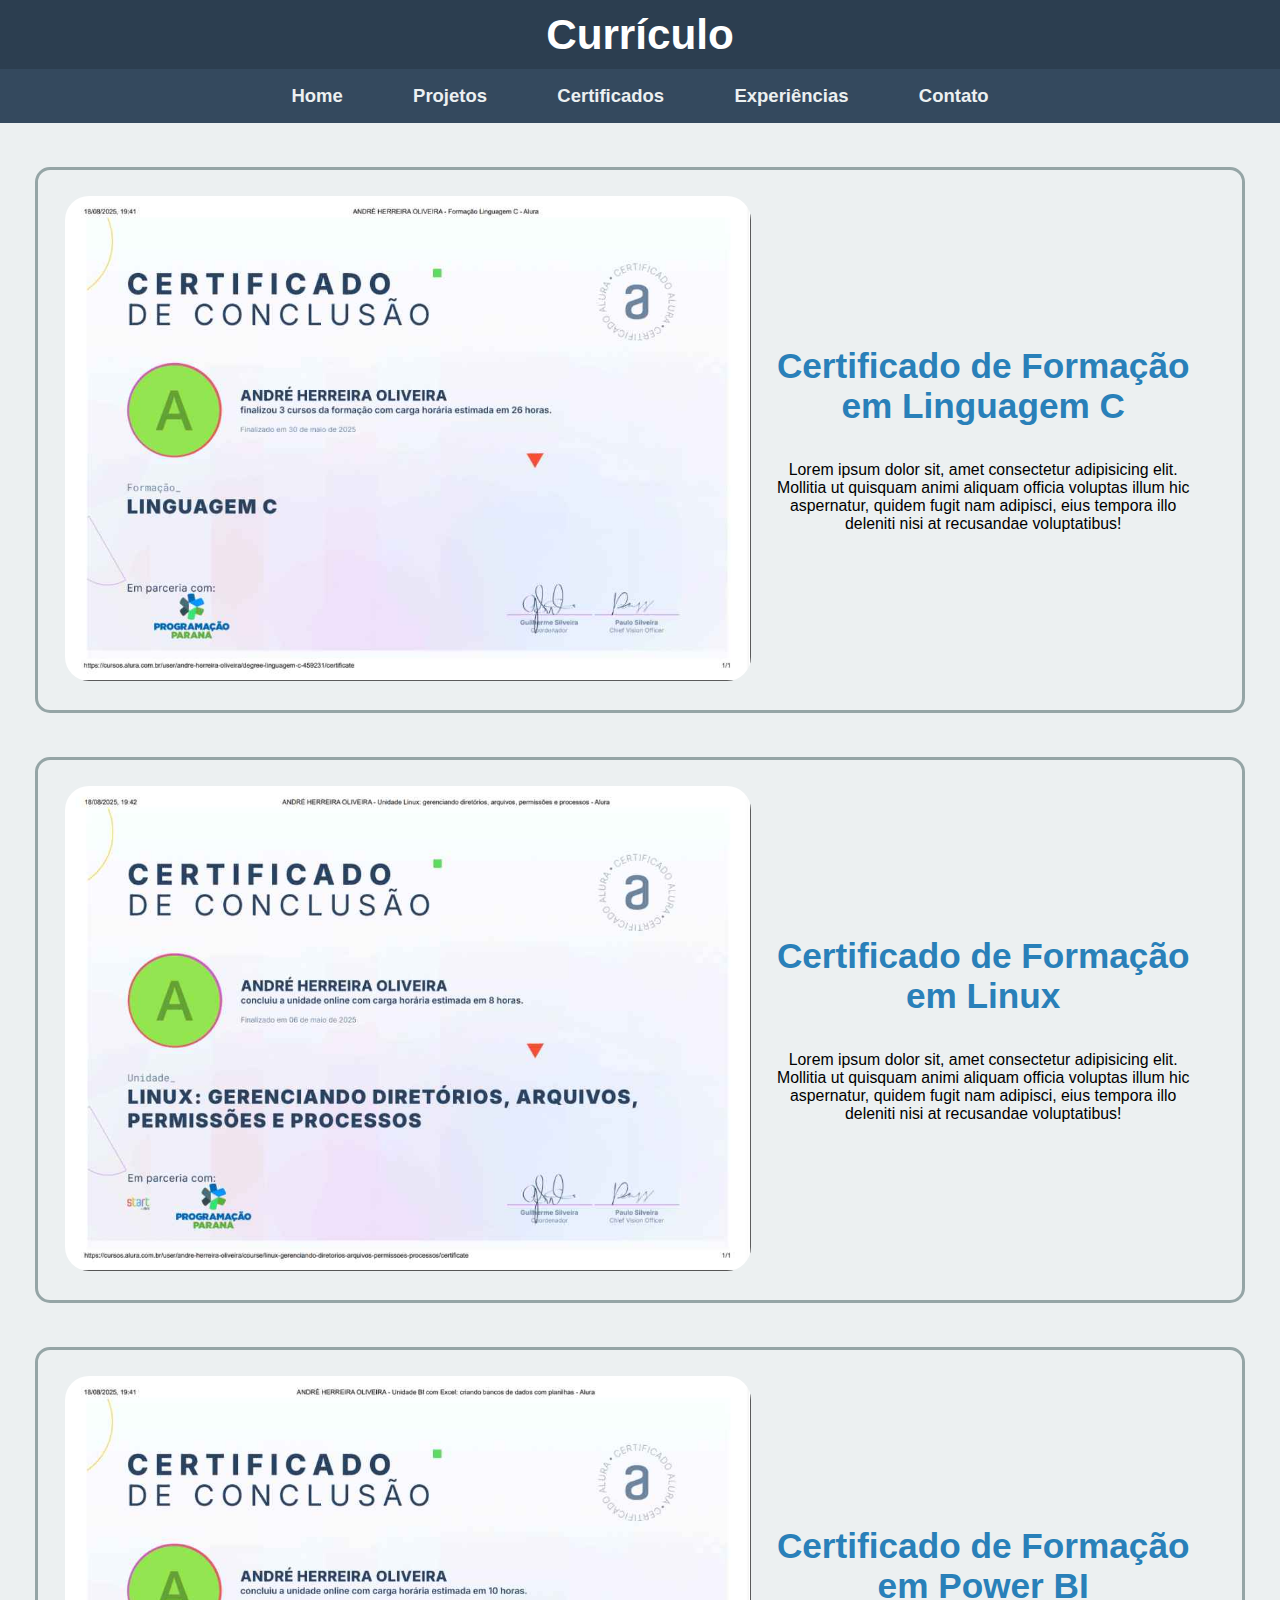
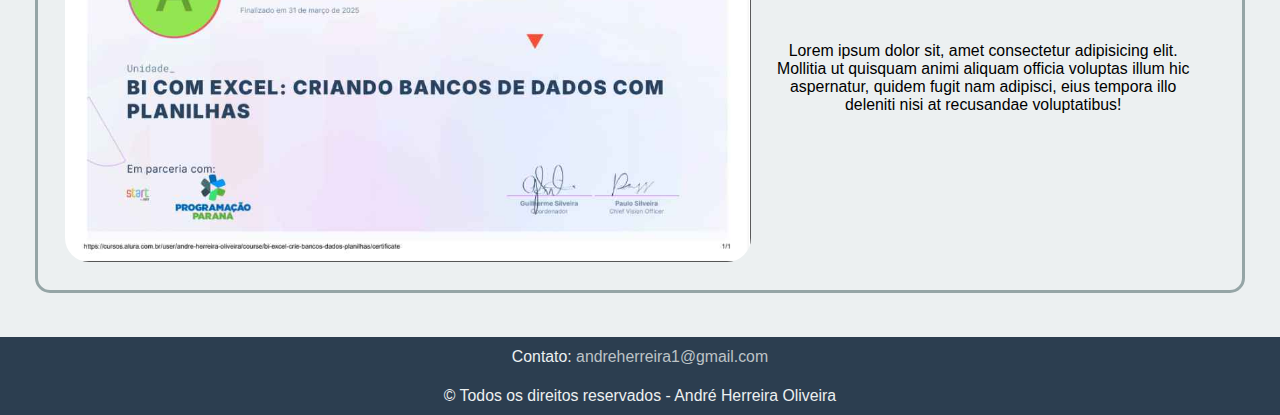
<file: HTML's/certificados.html>
<!DOCTYPE html>
<html lang="pt-br">
<head>
    <meta charset="UTF-8">
    <meta name="viewport" content="width=device-width, initial-scale=1.0">
    <title>Certificados</title>
    <link rel="stylesheet" href="../CSS's/curriculo.css">
</head>
<body>
    <div class="cabecalho">
        <header>
            <h1>Currículo</h1>
        </header>
        <nav>
            <section class="navegacao">
                <h2>
                    <a href="curriculo.html">Home</a>
                </h2>
            </section>
            <section class="navegacao">
                <h2>
                    <a href="projetos.html">Projetos</a>
                </h2>
            </section>
            <section class="navegacao">
                <h2>
                    <a href="certificados.html">Certificados</a>
                </h2>
            </section>
            <section class="navegacao">
                <h2>
                    <a href="">Experiências</a>
                </h2>
            </section>
            <section class="navegacao">
                <h2>
                    <a href="">Contato</a>
                </h2>
            </section>
        </nav>
    </div>
    <main class="main-projetos">
        <section class="projetos">
            <div class="imagens-projetos">
                <img src="../IMG's/cert_lingC.jfif" class="imagens-projetos" alt="">
            </div>
            <div class="texto-projeto">
                <h2><a href="">Certificado de Formação em Linguagem C</a></h2>
                <p>Lorem ipsum dolor sit, amet consectetur adipisicing elit. Mollitia ut quisquam 
                    animi aliquam officia voluptas illum hic aspernatur, quidem fugit nam adipisci, 
                    eius tempora illo deleniti nisi at recusandae voluptatibus!</p>
            </div>
        </section>
        <section class="projetos">
            <div class="imagens-projetos">
                <img src="../IMG's/cert_linux.jfif" class="imagens-projetos" alt="">
            </div>
            <div class="texto-projeto">
                <h2><a href="">Certificado de Formação em Linux</a></h2>
                <p>Lorem ipsum dolor sit, amet consectetur adipisicing elit. Mollitia ut quisquam 
                    animi aliquam officia voluptas illum hic aspernatur, quidem fugit nam adipisci, 
                    eius tempora illo deleniti nisi at recusandae voluptatibus!</p>
            </div>
        </section>
        <section class="projetos">
            <div class="imagens-projetos">
                <img src="../IMG's/cert_powerBI.jfif" class="imagens-projetos" alt="">
            </div>
            <div class="texto-projeto">
                <h2><a href="">Certificado de Formação em Power BI</a></h2>
                <p>Lorem ipsum dolor sit, amet consectetur adipisicing elit. Mollitia ut quisquam 
                    animi aliquam officia voluptas illum hic aspernatur, quidem fugit nam adipisci, 
                    eius tempora illo deleniti nisi at recusandae voluptatibus!</p>
            </div>
        </section>
    </main>
    <footer>
        <p>Contato: <a href="mailto:andreherreira1@gmail.com">andreherreira1@gmail.com</a>
        <p>© Todos os direitos reservados - André Herreira Oliveira</p>
    </footer>
</body>
</html>
</file>
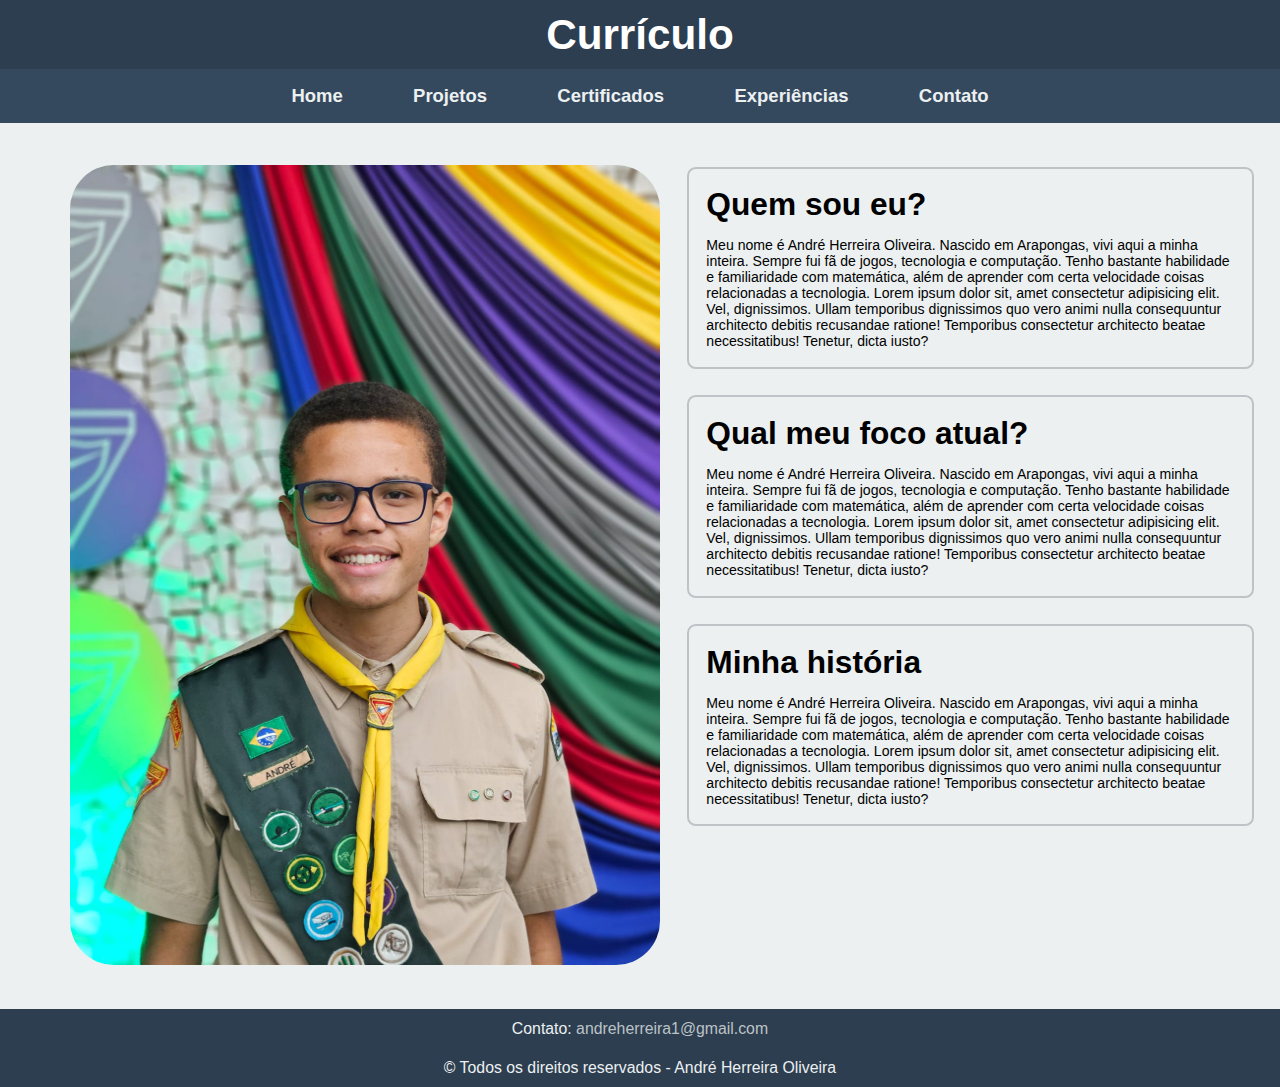
<file: HTML's/curriculo.html>
<!DOCTYPE html>
<html lang="pt-br">
<head>
    <link rel="stylesheet" href="../CSS's/curriculo.css">
    <meta charset="UTF-8">
    <meta name="viewport" content="width=device-width, initial-scale=1.0">
    <title>Currículo Oficial - André Herreira Oliveira</title>
</head>
<body>
    <div class="cabecalho">
        <header>
            <h1>Currículo</h1>
        </header>
        <nav>
            <section class="navegacao">
                <h2>
                    <a href="" target="_blank" rel="noopener noreferrer">Home</a>
                </h2>
            </section>
            <section class="navegacao">
                <h2>
                    <a href="projetos.html" target="_blank" rel="noopener noreferrer">Projetos</a>
                </h2>
            </section>
            <section class="navegacao">
                <h2>
                    <a href="" target="_blank" rel="noopener noreferrer">Certificados</a>
                </h2>
            </section>
            <section class="navegacao">
                <h2>
                    <a href="" target="_blank" rel="noopener noreferrer">Experiências</a>
                </h2>
            </section>
            <section class="navegacao">
                <h2>
                    <a href="" target="_blank" rel="noopener noreferrer">Contato</a>
                </h2>
            </section>
        </nav>
    </div>
    <main class="pagina-principal">
        <div class="imagem-principal">
            <img class="imagem-principal" src="../foto_pgprincipal.jpeg" alt="" height="800">
        </div>
        <div class="conteudo">
            <section class="seçao-pagina">
                <h3>
                    Quem sou eu?
                </h3>
                <p>
                    Meu nome é André Herreira Oliveira. Nascido em Arapongas, vivi aqui a minha inteira. Sempre fui fã de jogos, tecnologia e computação.
                    Tenho bastante habilidade e familiaridade com matemática, além de aprender com certa velocidade coisas relacionadas a tecnologia.
                    Lorem ipsum dolor sit, amet consectetur adipisicing elit. Vel, dignissimos. Ullam temporibus dignissimos quo vero animi nulla consequuntur
                    architecto debitis recusandae ratione! Temporibus consectetur architecto beatae necessitatibus! Tenetur, dicta iusto?
                </p>
            </section>
            <section class="seçao-pagina">
                <h3>
                    Qual meu foco atual?
                </h3>
                <p>
                    Meu nome é André Herreira Oliveira. Nascido em Arapongas, vivi aqui a minha inteira. Sempre fui fã de jogos, tecnologia e computação.
                    Tenho bastante habilidade e familiaridade com matemática, além de aprender com certa velocidade coisas relacionadas a tecnologia.
                    Lorem ipsum dolor sit, amet consectetur adipisicing elit. Vel, dignissimos. Ullam temporibus dignissimos quo vero animi nulla consequuntur
                    architecto debitis recusandae ratione! Temporibus consectetur architecto beatae necessitatibus! Tenetur, dicta iusto?
                </p>
            </section>
            <section class="seçao-pagina">
                <h3>
                    Minha história
                </h3>
                <p>
                    Meu nome é André Herreira Oliveira. Nascido em Arapongas, vivi aqui a minha inteira. Sempre fui fã de jogos, tecnologia e computação.
                    Tenho bastante habilidade e familiaridade com matemática, além de aprender com certa velocidade coisas relacionadas a tecnologia.
                    Lorem ipsum dolor sit, amet consectetur adipisicing elit. Vel, dignissimos. Ullam temporibus dignissimos quo vero animi nulla consequuntur
                    architecto debitis recusandae ratione! Temporibus consectetur architecto beatae necessitatibus! Tenetur, dicta iusto?
                </p>
            </section>
        </div>
    </main>
    <footer>
            <p>Contato: <a href="mailto:andreherreira1@gmail.com">andreherreira1@gmail.com</a>
            <p>© Todos os direitos reservados - André Herreira Oliveira</p>
    </footer>

</body>
</html>
</file>
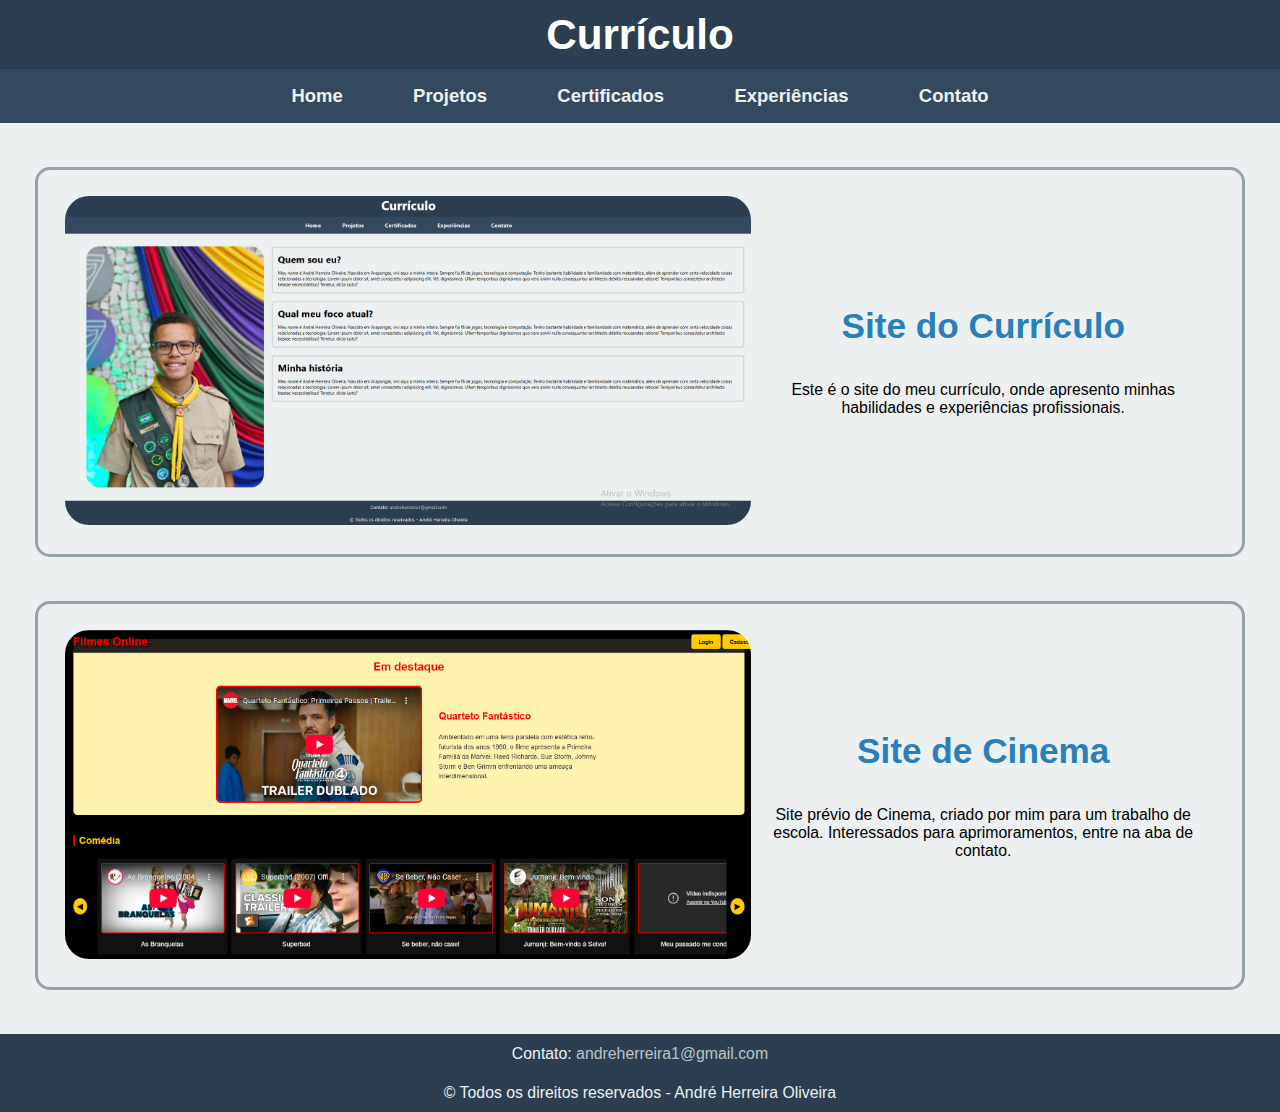
<file: HTML's/projetos.html>
<!DOCTYPE html>
<html lang="pt-br">
<head>
    <meta charset="UTF-8">
    <meta name="viewport" content="width=device-width, initial-scale=1.0">
    <title>Projetos</title>
    <link rel="stylesheet" href="../CSS's/curriculo.css">
</head>
<body>
    <div class="cabecalho">
        <header>
            <h1>Currículo</h1>
        </header>
        <nav>
            <section class="navegacao">
                <h2>
                    <a href="curriculo.html">Home</a>
                </h2>
            </section>
            <section class="navegacao">
                <h2>
                    <a href="projetos.html">Projetos</a>
                </h2>
            </section>
            <section class="navegacao">
                <h2>
                    <a href="certificados.html">Certificados</a>
                </h2>
            </section>
            <section class="navegacao">
                <h2>
                    <a href="">Experiências</a>
                </h2>
            </section>
            <section class="navegacao">
                <h2>
                    <a href="">Contato</a>
                </h2>
            </section>
        </nav>
    </div>
    <main class="main-projetos">
        <section class="projetos">
            <div class="imagens-projetos">
                <img src="../IMG's/foto_site_curriculo.png" class="imagens-projetos" alt="">
            </div>
            <div class="texto-projeto">
                <h2><a href="curriculo.html" target="_blank">Site do Currículo</a></h2>
                <p>Este é o site do meu currículo, onde apresento minhas habilidades e experiências profissionais.</p>
            </div>
        </section>
        <section class="projetos">
            <div class="imagens-projetos">
                <img src="../IMG's/foto_site_cinema.png" class="imagens-projetos" alt="">
            </div>
            <div class="texto-projeto">
                <h2><a href="https://andrehherreira.github.io/trabalho_pensComp/" target="_blank">Site de Cinema</a></h2>
                <p>Site prévio de Cinema, criado por mim para um trabalho de escola. Interessados para aprimoramentos,
                entre na aba de contato.</p>
            </div>
        </section>
    </main>
    <footer>
        <p>Contato: <a href="mailto:andreherreira1@gmail.com">andreherreira1@gmail.com</a>
        <p>© Todos os direitos reservados - André Herreira Oliveira</p>
    </footer>
</body>
</html>
</file>
<file: docs/styles.css>
/* ===== DESIGN SYSTEM ===== */
:root {
    --bg: #070709;
    --bg-elevated: #0a0a0c;
    --panel: #0f1113;
    --panel-hover: #14161a;
    --border: rgba(255,255,255,0.06);
    --border-subtle: rgba(255,255,255,0.03);
    
    --text: #e6e9eb;
    --text-muted: #9aa0a6;
    --text-subtle: #6b7075;
    
    --accent: #8ab4ff;
    --accent-bright: #a5c7ff;
    --accent-dim: #6a94d9;
    
    --success: #4ade80;
    --warning: #fbbf24;
    --error: #f87171;
    
    --shadow-sm: 0 2px 8px rgba(0,0,0,0.4);
    --shadow-md: 0 4px 16px rgba(0,0,0,0.5);
    --shadow-lg: 0 8px 32px rgba(0,0,0,0.6);
    
    --transition-fast: 120ms;
    --transition-base: 200ms;
    --transition-slow: 320ms;
    
    --radius-sm: 8px;
    --radius-md: 12px;
    --radius-lg: 16px;
  }
  
  /* ===== RESET & BASE ===== */
  * {
    box-sizing: border-box;
    margin: 0;
    padding: 0;
  }
  
  html {
    scroll-behavior: smooth;
  }
  
  body {
    font-family: Inter, system-ui, -apple-system, "Segoe UI", Roboto, "Helvetica Neue", Arial, sans-serif;
    background: var(--bg);
    color: var(--text);
    line-height: 1.6;
    -webkit-font-smoothing: antialiased;
    -moz-osx-font-smoothing: grayscale;
    min-height: 100vh;
  }
  
  /* ===== TYPOGRAPHY ===== */
  h1, h2, h3, h4, h5, h6 {
    font-weight: 700;
    line-height: 1.2;
    color: var(--text);
  }
  
  h1 { font-size: clamp(2.5rem, 5vw, 4rem); letter-spacing: -0.02em; }
  h2 { font-size: clamp(2rem, 4vw, 3rem); letter-spacing: -0.01em; }
  h3 { font-size: clamp(1.5rem, 3vw, 2rem); }
  h4 { font-size: clamp(1.25rem, 2.5vw, 1.5rem); }
  
  p { color: var(--text-muted); }
  
  a {
    color: var(--accent);
    text-decoration: none;
    transition: color var(--transition-fast);
  }
  
  a:hover { color: var(--accent-bright); }
  
  /* ===== HEADER ===== */
  header {
    position: fixed;
    top: 0;
    left: 0;
    right: 0;
    height: 64px;
    display: flex;
    align-items: center;
    justify-content: space-between;
    padding: 0 clamp(20px, 4vw, 48px);
    background: rgba(6,7,8,0.75);
    backdrop-filter: saturate(140%) blur(12px);
    border-bottom: 1px solid var(--border-subtle);
    z-index: 1000;
    transition: background var(--transition-base);
  }
  
  header.scrolled {
    background: rgba(6,7,8,0.9);
  }
  
  .logo {
    font-weight: 800;
    font-size: 1.1rem;
    letter-spacing: 0.3px;
    color: var(--text);
  }
  
  nav {
    display: flex;
    gap: clamp(12px, 2vw, 32px);
    align-items: center;
  }
  
  nav a {
    color: var(--text-muted);
    font-weight: 600;
    font-size: 0.95rem;
    padding: 8px 12px;
    border-radius: var(--radius-sm);
    transition: color var(--transition-fast), background var(--transition-fast);
  }
  
  nav a:hover {
    color: var(--text);
    background: rgba(255,255,255,0.05);
  }
  
  nav a.active {
    color: var(--accent);
    background: rgba(138,180,255,0.1);
  }
  
  /* ===== MAIN LAYOUT ===== */
  main {
    margin-top: 64px;
    min-height: calc(100vh - 64px);
  }
  
  .container {
    max-width: 1200px;
    margin: 0 auto;
    padding: clamp(40px, 8vw, 120px) clamp(20px, 4vw, 48px);
  }
  
  .container-wide {
    max-width: 1400px;
    margin: 0 auto;
    padding: clamp(40px, 8vw, 120px) clamp(20px, 4vw, 48px);
  }
  
  /* ===== SECTIONS ===== */
  .section-header {
    margin-bottom: clamp(32px, 6vw, 64px);
  }
  
  .section-title {
    margin-bottom: 12px;
  }
  
  .section-subtitle {
    font-size: clamp(1rem, 2vw, 1.25rem);
    color: var(--text-muted);
    max-width: 65ch;
  }
  
  /* ===== CARDS ===== */
  .card {
    background: var(--panel);
    border: 1px solid var(--border);
    border-radius: var(--radius-md);
    padding: clamp(20px, 4vw, 32px);
    box-shadow: var(--shadow-md);
    transition: transform var(--transition-base), box-shadow var(--transition-base), border-color var(--transition-base);
  }
  
  .card:hover {
    transform: translateY(-2px);
    box-shadow: var(--shadow-lg);
    border-color: var(--border);
  }
  
  .card-interactive {
    cursor: pointer;
  }
  
  .card-interactive:hover {
    border-color: rgba(138,180,255,0.3);
  }
  
  .card-header {
    display: flex;
    align-items: start;
    justify-content: space-between;
    margin-bottom: 16px;
  }
  
  .card-title {
    font-size: 1.25rem;
    font-weight: 700;
    color: var(--text);
    margin-bottom: 8px;
  }
  
  .card-meta {
    font-size: 0.9rem;
    color: var(--text-subtle);
  }
  
  .card-body p {
    margin-bottom: 12px;
  }
  
  .card-body p:last-child {
    margin-bottom: 0;
  }
  
  /* ===== GRID LAYOUTS ===== */
  .grid {
    display: grid;
    gap: clamp(20px, 4vw, 32px);
  }
  
  .grid-2 {
    grid-template-columns: repeat(auto-fit, minmax(300px, 1fr));
  }
  
  .grid-3 {
    grid-template-columns: repeat(auto-fit, minmax(280px, 1fr));
  }
  
  /* ===== BADGES & TAGS ===== */
  .badge {
    display: inline-block;
    padding: 4px 12px;
    font-size: 0.85rem;
    font-weight: 600;
    border-radius: 20px;
    background: rgba(138,180,255,0.15);
    color: var(--accent-bright);
    border: 1px solid rgba(138,180,255,0.2);
  }
  
  .badge-group {
    display: flex;
    flex-wrap: wrap;
    gap: 8px;
    margin-top: 16px;
  }
  
  /* ===== BUTTONS ===== */
  .btn {
    display: inline-flex;
    align-items: center;
    gap: 8px;
    padding: 12px 24px;
    font-size: 0.95rem;
    font-weight: 600;
    border-radius: var(--radius-sm);
    border: none;
    cursor: pointer;
    transition: all var(--transition-fast);
    text-decoration: none;
  }
  
  .btn-primary {
    background: var(--accent);
    color: var(--bg);
  }
  
  .btn-primary:hover {
    background: var(--accent-bright);
    transform: translateY(-1px);
    box-shadow: 0 4px 12px rgba(138,180,255,0.4);
  }
  
  .btn-secondary {
    background: var(--panel);
    color: var(--text);
    border: 1px solid var(--border);
  }
  
  .btn-secondary:hover {
    background: var(--panel-hover);
    border-color: var(--accent);
    color: var(--accent);
  }
  
  /* ===== TIMELINE ===== */
  .timeline {
    position: relative;
    padding-left: 32px;
  }
  
  .timeline::before {
    content: "";
    position: absolute;
    left: 0;
    top: 0;
    bottom: 0;
    width: 2px;
    background: linear-gradient(to bottom, var(--accent), transparent);
  }
  
  .timeline-item {
    position: relative;
    margin-bottom: 32px;
    padding-bottom: 32px;
  }
  
  .timeline-item::before {
    content: "";
    position: absolute;
    left: -38px;
    top: 4px;
    width: 12px;
    height: 12px;
    border-radius: 50%;
    background: var(--accent);
    border: 3px solid var(--bg);
    box-shadow: 0 0 0 2px var(--accent);
  }
  
  .timeline-date {
    font-size: 0.9rem;
    font-weight: 600;
    color: var(--accent);
    margin-bottom: 8px;
  }
  
  .timeline-title {
    font-size: 1.15rem;
    font-weight: 700;
    color: var(--text);
    margin-bottom: 4px;
  }
  
  .timeline-subtitle {
    font-size: 0.95rem;
    color: var(--text-muted);
    margin-bottom: 12px;
  }
  
  .timeline-content {
    color: var(--text-muted);
    font-size: 0.95rem;
  }
  
  /* ===== FOOTER ===== */
  footer {
    background: var(--bg-elevated);
    border-top: 1px solid var(--border-subtle);
    padding: 48px clamp(20px, 4vw, 48px);
    margin-top: 80px;
  }
  
  .footer-content {
    max-width: 1200px;
    margin: 0 auto;
    display: flex;
    justify-content: space-between;
    align-items: center;
    flex-wrap: wrap;
    gap: 24px;
  }
  
  .footer-text {
    color: var(--text-subtle);
    font-size: 0.9rem;
  }
  
  .footer-links {
    display: flex;
    gap: 24px;
  }
  
  .footer-links a {
    color: var(--text-muted);
    font-size: 0.9rem;
    transition: color var(--transition-fast);
  }
  
  .footer-links a:hover {
    color: var(--accent);
  }
  
  /* ===== RESPONSIVE ===== */
  @media (max-width: 768px) {
    nav {
      gap: 8px;
    }
    
    nav a {
      padding: 6px 10px;
      font-size: 0.9rem;
    }
    
    .grid-2, .grid-3 {
      grid-template-columns: 1fr;
    }
    
    .footer-content {
      flex-direction: column;
      text-align: center;
    }
  }
  
  /* ===== UTILITIES ===== */
  .text-center { text-align: center; }
  .text-accent { color: var(--accent); }
  .text-muted { color: var(--text-muted); }
  .text-subtle { color: var(--text-subtle); }
  
  .mb-sm { margin-bottom: 16px; }
  .mb-md { margin-bottom: 32px; }
  .mb-lg { margin-bottom: 48px; }
  
  .mt-sm { margin-top: 16px; }
  .mt-md { margin-top: 32px; }
  .mt-lg { margin-top: 48px; }
  
  @media (prefers-reduced-motion: reduce) {
    * {
      animation-duration: 0.01ms !important;
      animation-iteration-count: 1 !important;
      transition-duration: 0.01ms !important;
    }
  }
</file>
